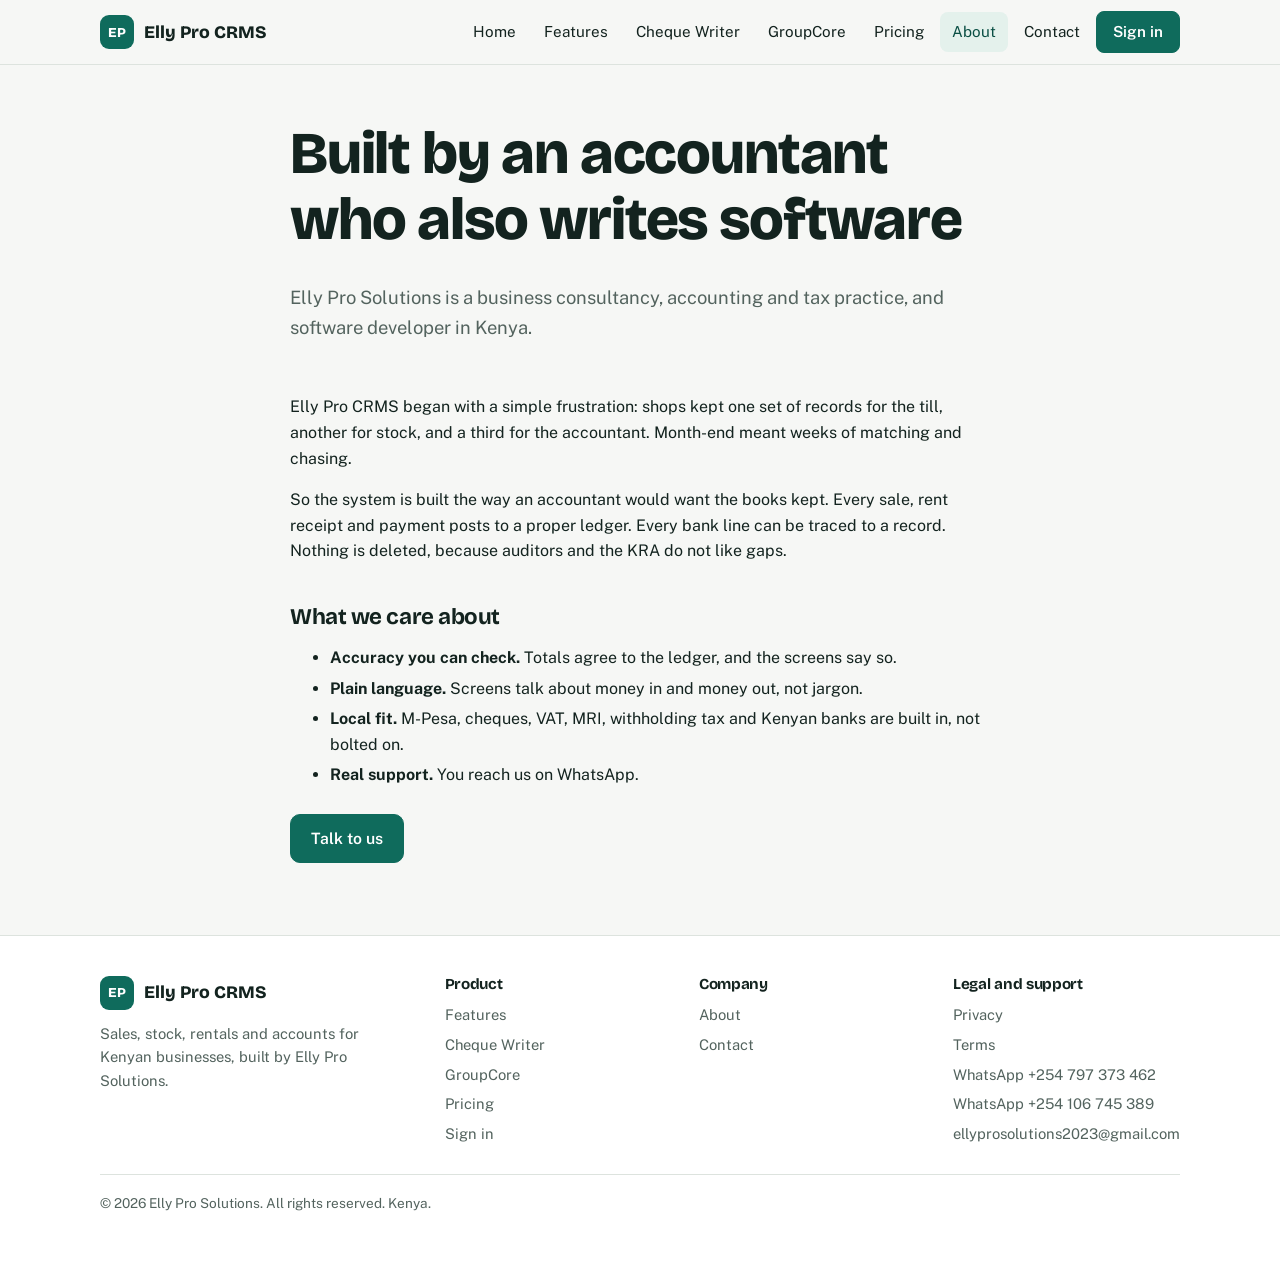
<file: about.html>
<!doctype html>
<html lang="en"><head><meta charset="utf-8"><meta name="viewport" content="width=device-width,initial-scale=1">
<title>About | Elly Pro CRMS</title><meta name="description" content="Elly Pro Solutions: accountants who build software for Kenyan businesses.">
<meta name="theme-color" content="#0F6B5C"><link rel="icon" href="../favicon.ico"><link rel="apple-touch-icon" href="../apple-touch-icon.png">
<link rel="preconnect" href="https://fonts.googleapis.com"><link rel="preconnect" href="https://fonts.gstatic.com" crossorigin>
<link href="https://fonts.googleapis.com/css2?family=Bricolage+Grotesque:opsz,wght@12..96,600;12..96,700;12..96,800&family=Public+Sans:wght@400;500;600&display=swap" rel="stylesheet">
<link rel="stylesheet" href="styles.css"></head><body>
<a class="skip" href="#main">Skip to content</a>
<header class="top"><div class="wrap bar"><a class="logo" href="index.html"><span class="mark">EP</span>Elly Pro CRMS</a>
<button class="menu" id="menu" aria-expanded="false" aria-controls="nav">Menu</button>
<nav class="main" id="nav" aria-label="Main"><a href="index.html">Home</a><a href="features.html">Features</a><a href="cheque-writer.html">Cheque Writer</a><a href="groupcore.html">GroupCore</a><a href="pricing.html">Pricing</a><a href="about.html" aria-current=page>About</a><a href="contact.html">Contact</a><a class="btn" href="../">Sign in</a></nav></div></header>
<main id="main">
<section class="page-head"><div class="wrap prose"><h1>Built by an accountant who also writes software</h1>
<p class="lead">Elly Pro Solutions is a business consultancy, accounting and tax practice, and software developer in Kenya.</p></div></section>
<section style="padding-top:10px"><div class="wrap prose">
<p>Elly Pro CRMS began with a simple frustration: shops kept one set of records for the till, another for stock, and a third for the accountant. Month-end meant weeks of matching and chasing.</p>
<p>So the system is built the way an accountant would want the books kept. Every sale, rent receipt and payment posts to a proper ledger. Every bank line can be traced to a record. Nothing is deleted, because auditors and the KRA do not like gaps.</p>
<h2>What we care about</h2>
<ul><li><b>Accuracy you can check.</b> Totals agree to the ledger, and the screens say so.</li><li><b>Plain language.</b> Screens talk about money in and money out, not jargon.</li><li><b>Local fit.</b> M-Pesa, cheques, VAT, MRI, withholding tax and Kenyan banks are built in, not bolted on.</li><li><b>Real support.</b> You reach us on WhatsApp.</li></ul>
<div class="cta"><a class="btn" href="contact.html">Talk to us</a></div></div></section></main>
<footer class="foot"><div class="wrap"><div class="fgrid">
<div><a class="logo" href="index.html" style="padding:0"><span class="mark">EP</span>Elly Pro CRMS</a><p style="margin-top:12px;max-width:34ch">Sales, stock, rentals and accounts for Kenyan businesses, built by Elly Pro Solutions.</p></div>
<div><h3>Product</h3><a href="features.html">Features</a><a href="cheque-writer.html">Cheque Writer</a><a href="groupcore.html">GroupCore</a><a href="pricing.html">Pricing</a><a href="../">Sign in</a></div>
<div><h3>Company</h3><a href="about.html">About</a><a href="contact.html">Contact</a></div>
<div><h3>Legal and support</h3><a href="privacy.html">Privacy</a><a href="terms.html">Terms</a><a href="https://wa.me/254797373462">WhatsApp +254 797 373 462</a><a href="https://wa.me/254106745389">WhatsApp +254 106 745 389</a><a href="mailto:ellyprosolutions2023@gmail.com">ellyprosolutions2023@gmail.com</a></div></div>
<p class="legal">&copy; <span id="y"></span> Elly Pro Solutions. All rights reserved. Kenya.</p></div></footer>
<script src="site.js"></script></body></html>
</file>
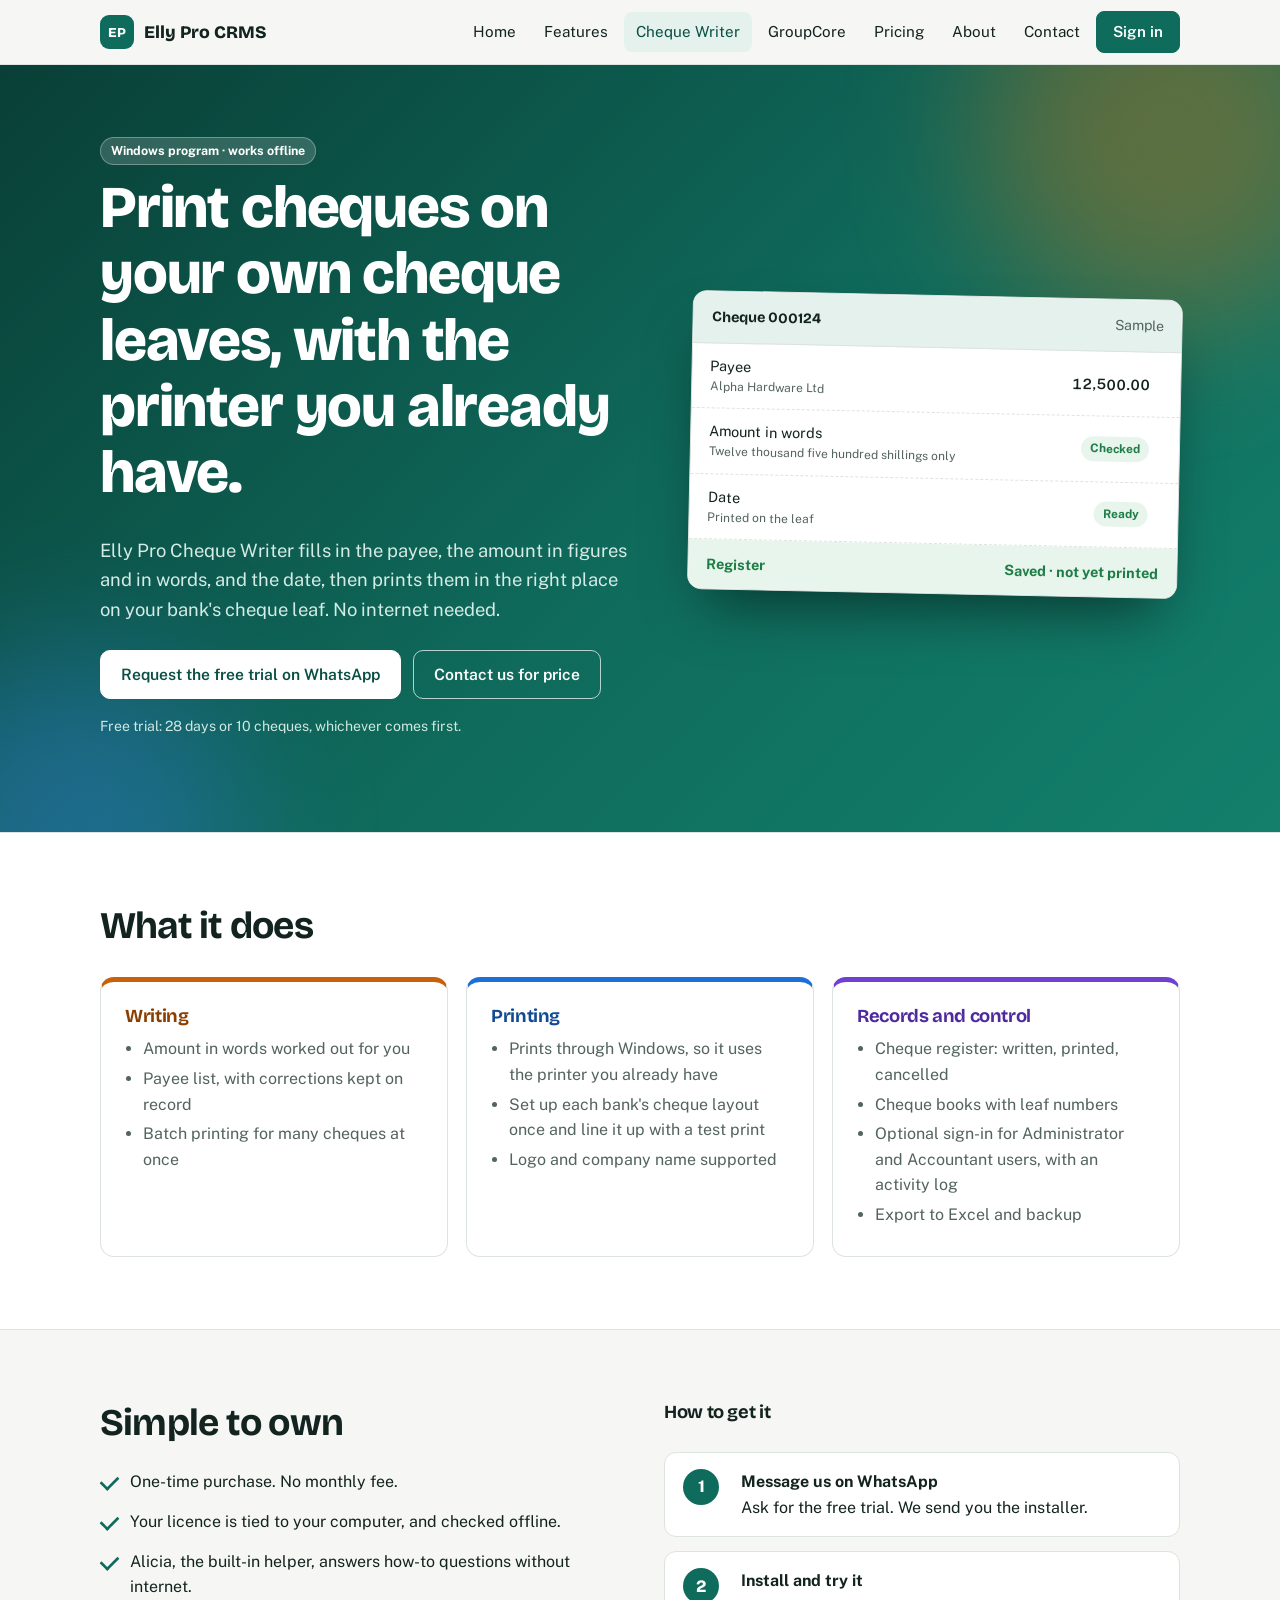
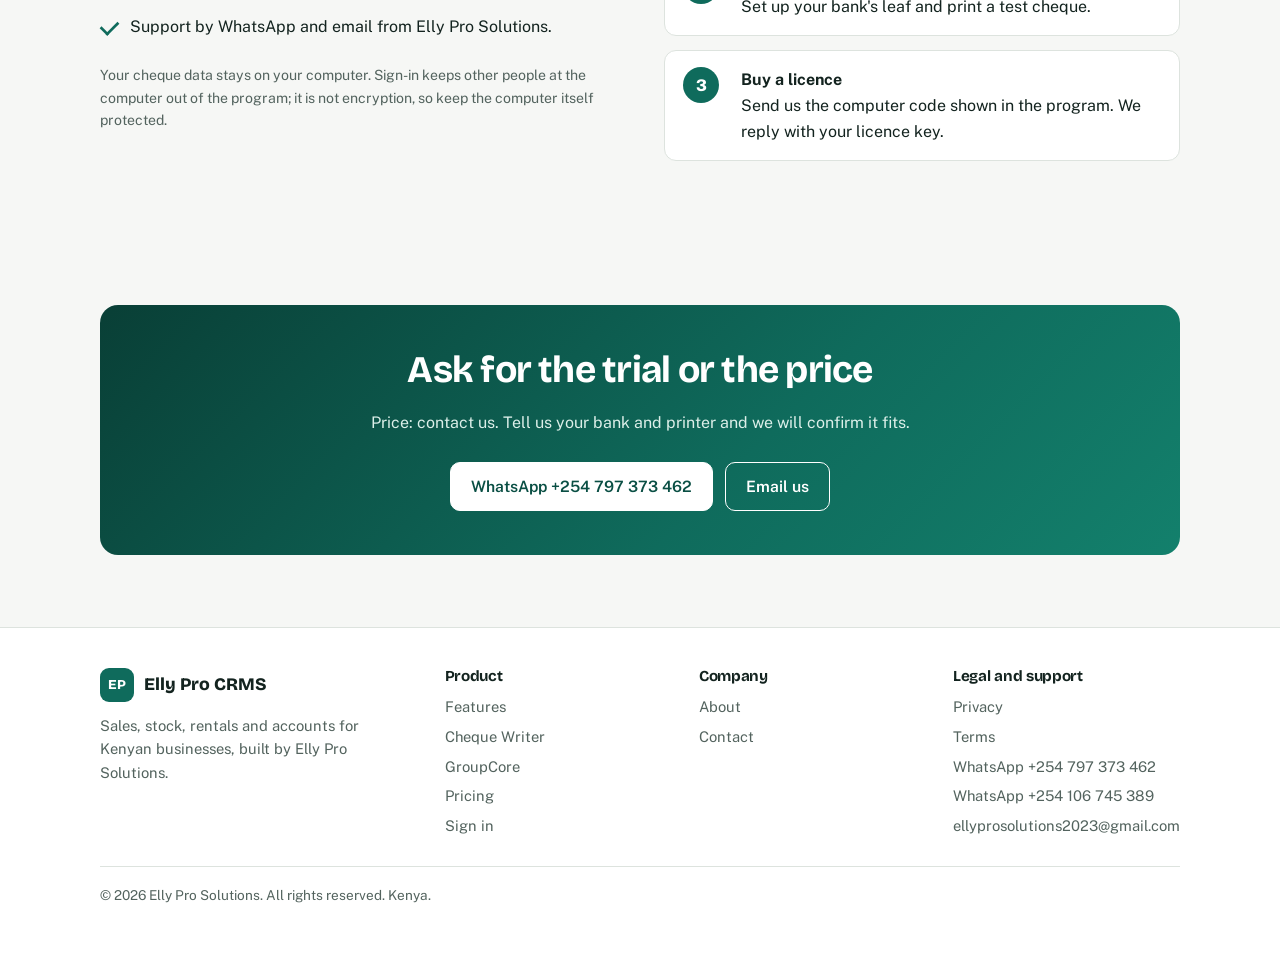
<file: cheque-writer.html>
<!doctype html>
<html lang="en"><head><meta charset="utf-8"><meta name="viewport" content="width=device-width,initial-scale=1">
<title>Elly Pro Cheque Writer | Print bank cheques on any printer, offline</title><meta name="description" content="Windows program that prints bank cheques on your own cheque leaves with any printer. Works offline, keeps a cheque register, one-time licence. By Elly Pro Solutions, Kenya.">
<meta name="theme-color" content="#0F6B5C"><link rel="icon" href="../favicon.ico"><link rel="apple-touch-icon" href="../apple-touch-icon.png">
<link rel="preconnect" href="https://fonts.googleapis.com"><link rel="preconnect" href="https://fonts.gstatic.com" crossorigin>
<link href="https://fonts.googleapis.com/css2?family=Bricolage+Grotesque:opsz,wght@12..96,600;12..96,700;12..96,800&family=Public+Sans:wght@400;500;600&display=swap" rel="stylesheet">
<link rel="stylesheet" href="styles.css"></head><body>
<a class="skip" href="#main">Skip to content</a>
<header class="top"><div class="wrap bar"><a class="logo" href="index.html"><span class="mark">EP</span>Elly Pro CRMS</a>
<button class="menu" id="menu" aria-expanded="false" aria-controls="nav">Menu</button>
<nav class="main" id="nav" aria-label="Main"><a href="index.html">Home</a><a href="features.html">Features</a><a href="cheque-writer.html" aria-current=page>Cheque Writer</a><a href="groupcore.html">GroupCore</a><a href="pricing.html">Pricing</a><a href="about.html">About</a><a href="contact.html">Contact</a><a class="btn" href="../">Sign in</a></nav></div></header>
<main id="main">
<section class="hero"><div class="wrap hero-grid"><div>
<span class="tag">Windows program &middot; works offline</span>
<h1>Print cheques on your own cheque leaves, with the printer you already have.</h1>
<p class="lead">Elly Pro Cheque Writer fills in the payee, the amount in figures and in words, and the date, then prints them in the right place on your bank's cheque leaf. No internet needed.</p>
<div class="cta"><a class="btn" href="https://wa.me/254797373462?text=Hello%20Elly%20Pro%20Solutions%2C%20I%20would%20like%20the%20free%20trial%20of%20Elly%20Pro%20Cheque%20Writer.%20My%20name%20is%20" target="_blank" rel="noopener">Request the free trial on WhatsApp</a><a class="btn alt" href="https://wa.me/254797373462?text=Hello%20Elly%20Pro%20Solutions%2C%20please%20send%20me%20the%20price%20of%20Elly%20Pro%20Cheque%20Writer.%20My%20name%20is%20" target="_blank" rel="noopener">Contact us for price</a></div>
<p class="small" style="margin-top:16px">Free trial: 28 days or 10 cheques, whichever comes first.</p></div>
<div><div class="ledger" role="img" aria-label="Sample cheque entry with the amount written in words">
<div class="hd"><b>Cheque 000124</b><span class="small">Sample</span></div>
<div class="row"><div>Payee<small>Alpha Hardware Ltd</small></div><span class="n">12,500.00</span></div>
<div class="row"><div>Amount in words<small>Twelve thousand five hundred shillings only</small></div><span class="pill p-ok">Checked</span></div>
<div class="row"><div>Date<small>Printed on the leaf</small></div><span class="pill p-ok">Ready</span></div>
<div class="ft"><span>Register</span><span>Saved &middot; not yet printed</span></div></div></div></div></section>

<section class="tint"><div class="wrap"><h2>What it does</h2>
<div class="cards">
<div class="card k1"><h3>Writing</h3><ul><li>Amount in words worked out for you</li><li>Payee list, with corrections kept on record</li><li>Batch printing for many cheques at once</li></ul></div>
<div class="card k2"><h3>Printing</h3><ul><li>Prints through Windows, so it uses the printer you already have</li><li>Set up each bank's cheque layout once and line it up with a test print</li><li>Logo and company name supported</li></ul></div>
<div class="card k3"><h3>Records and control</h3><ul><li>Cheque register: written, printed, cancelled</li><li>Cheque books with leaf numbers</li><li>Optional sign-in for Administrator and Accountant users, with an activity log</li><li>Export to Excel and backup</li></ul></div></div></div></section>

<section><div class="wrap split"><div>
<h2>Simple to own</h2>
<ul class="checks">
<li>One-time purchase. No monthly fee.</li>
<li>Your licence is tied to your computer, and checked offline.</li>
<li>Alicia, the built-in helper, answers how-to questions without internet.</li>
<li>Support by WhatsApp and email from Elly Pro Solutions.</li></ul>
<p class="small" style="margin-top:18px">Your cheque data stays on your computer. Sign-in keeps other people at the computer out of the program; it is not encryption, so keep the computer itself protected.</p></div>
<div><h3>How to get it</h3>
<ol class="steps">
<li><div><b>Message us on WhatsApp</b>Ask for the free trial. We send you the installer.</div></li>
<li><div><b>Install and try it</b>Set up your bank's leaf and print a test cheque.</div></li>
<li><div><b>Buy a licence</b>Send us the computer code shown in the program. We reply with your licence key.</div></li></ol></div></div></section>

<section><div class="wrap"><div class="band"><h2>Ask for the trial or the price</h2>
<p>Price: contact us. Tell us your bank and printer and we will confirm it fits.</p>
<div class="cta" style="justify-content:center"><a class="btn" href="https://wa.me/254797373462?text=Hello%20Elly%20Pro%20Solutions%2C%20please%20send%20me%20the%20price%20of%20Elly%20Pro%20Cheque%20Writer.%20My%20name%20is%20" target="_blank" rel="noopener">WhatsApp +254 797 373 462</a><a class="btn alt" href="mailto:ellyprosolutions2023@gmail.com?subject=Elly%20Pro%20Cheque%20Writer">Email us</a></div></div></div></section>
</main>
<footer class="foot"><div class="wrap"><div class="fgrid">
<div><a class="logo" href="index.html" style="padding:0"><span class="mark">EP</span>Elly Pro CRMS</a><p style="margin-top:12px;max-width:34ch">Sales, stock, rentals and accounts for Kenyan businesses, built by Elly Pro Solutions.</p></div>
<div><h3>Product</h3><a href="features.html">Features</a><a href="cheque-writer.html">Cheque Writer</a><a href="groupcore.html">GroupCore</a><a href="pricing.html">Pricing</a><a href="../">Sign in</a></div>
<div><h3>Company</h3><a href="about.html">About</a><a href="contact.html">Contact</a></div>
<div><h3>Legal and support</h3><a href="privacy.html">Privacy</a><a href="terms.html">Terms</a><a href="https://wa.me/254797373462">WhatsApp +254 797 373 462</a><a href="https://wa.me/254106745389">WhatsApp +254 106 745 389</a><a href="mailto:ellyprosolutions2023@gmail.com">ellyprosolutions2023@gmail.com</a></div></div>
<p class="legal">&copy; <span id="y"></span> Elly Pro Solutions. All rights reserved. Kenya.</p></div></footer>
<script src="site.js"></script></body></html>
</file>
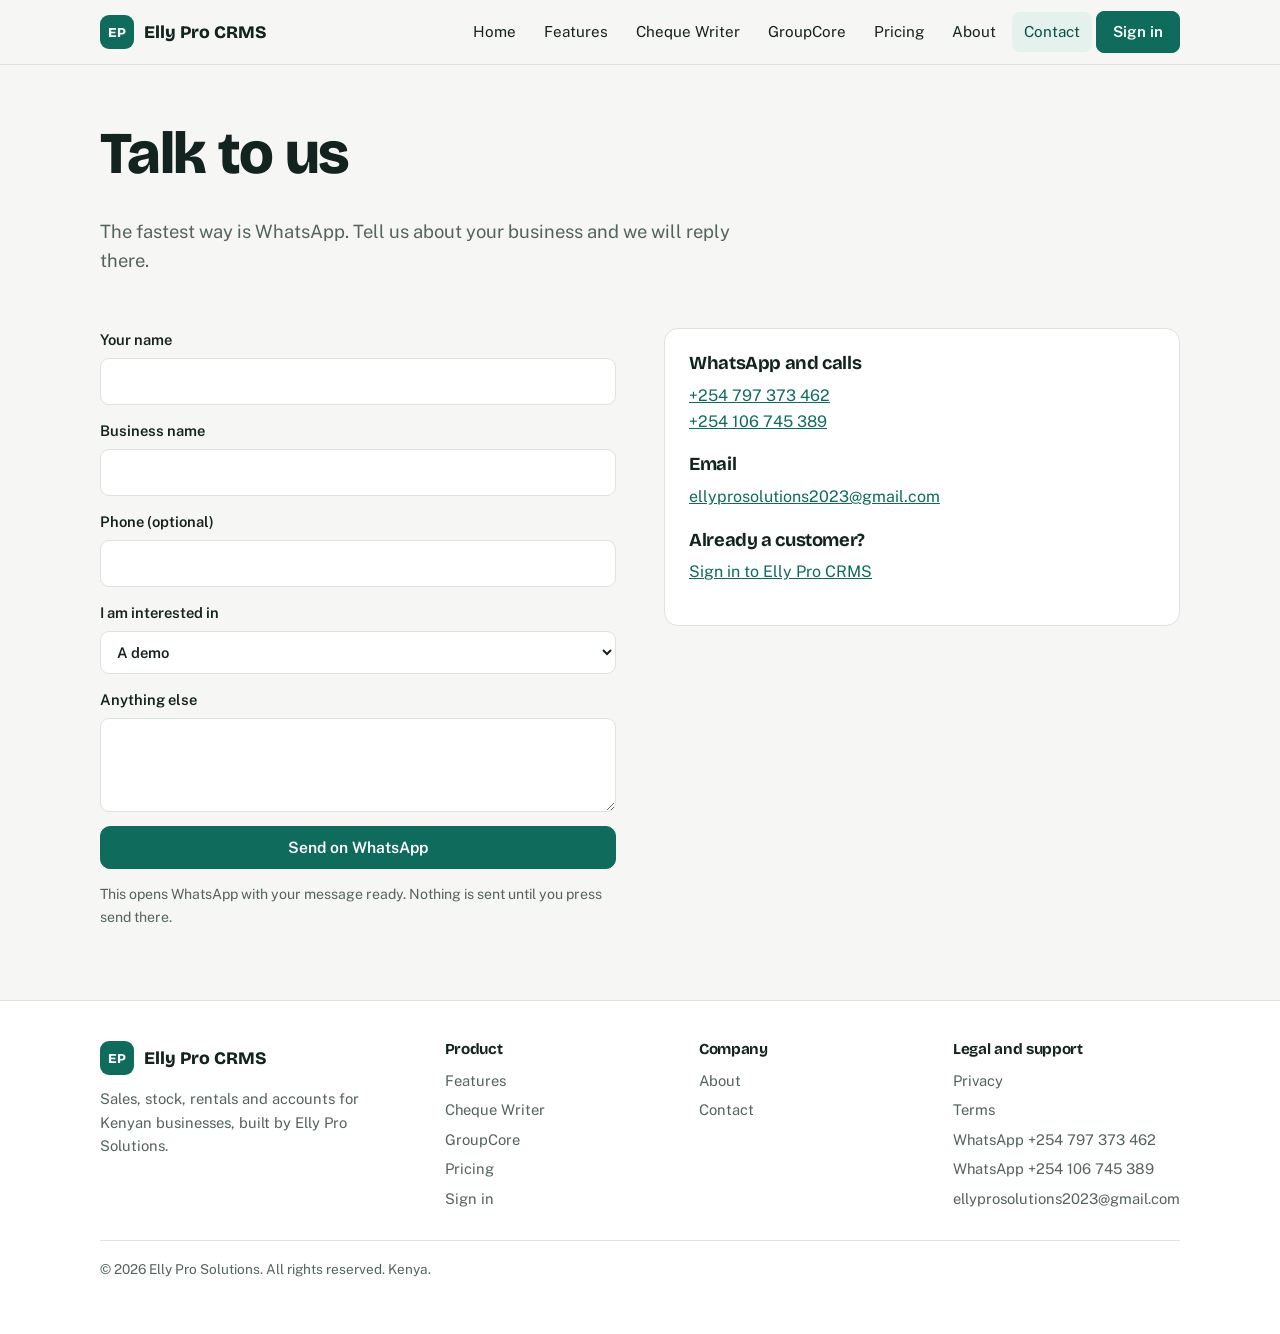
<file: contact.html>
<!doctype html>
<html lang="en"><head><meta charset="utf-8"><meta name="viewport" content="width=device-width,initial-scale=1">
<title>Contact | Elly Pro CRMS</title><meta name="description" content="Contact Elly Pro Solutions on WhatsApp for a demo or quote.">
<meta name="theme-color" content="#0F6B5C"><link rel="icon" href="../favicon.ico"><link rel="apple-touch-icon" href="../apple-touch-icon.png">
<link rel="preconnect" href="https://fonts.googleapis.com"><link rel="preconnect" href="https://fonts.gstatic.com" crossorigin>
<link href="https://fonts.googleapis.com/css2?family=Bricolage+Grotesque:opsz,wght@12..96,600;12..96,700;12..96,800&family=Public+Sans:wght@400;500;600&display=swap" rel="stylesheet">
<link rel="stylesheet" href="styles.css"></head><body>
<a class="skip" href="#main">Skip to content</a>
<header class="top"><div class="wrap bar"><a class="logo" href="index.html"><span class="mark">EP</span>Elly Pro CRMS</a>
<button class="menu" id="menu" aria-expanded="false" aria-controls="nav">Menu</button>
<nav class="main" id="nav" aria-label="Main"><a href="index.html">Home</a><a href="features.html">Features</a><a href="cheque-writer.html">Cheque Writer</a><a href="groupcore.html">GroupCore</a><a href="pricing.html">Pricing</a><a href="about.html">About</a><a href="contact.html" aria-current=page>Contact</a><a class="btn" href="../">Sign in</a></nav></div></header>
<main id="main">
<section class="page-head"><div class="wrap"><h1>Talk to us</h1><p class="lead">The fastest way is WhatsApp. Tell us about your business and we will reply there.</p></div></section>
<section style="padding-top:10px"><div class="wrap split"><div>
<form class="f" id="wa-form"><label>Your name<input name="name" required autocomplete="name"></label>
<label>Business name<input name="biz" autocomplete="organization"></label>
<label>Phone (optional)<input name="phone" type="tel" autocomplete="tel"></label>
<label>I am interested in<select name="need"><option>A demo</option><option>A price quote</option><option>Sales and stock</option><option>Rentals</option><option>Accounting</option><option>Support for my account</option></select></label>
<label>Anything else<textarea name="msg" rows="3"></textarea></label>
<button class="btn" type="submit">Send on WhatsApp</button>
<span class="small">This opens WhatsApp with your message ready. Nothing is sent until you press send there.</span></form></div>
<div class="card"><h3>WhatsApp and calls</h3><p><a href="https://wa.me/254797373462">+254 797 373 462</a><br><a href="https://wa.me/254106745389">+254 106 745 389</a></p><h3 style="margin-top:20px">Email</h3><p><a href="mailto:ellyprosolutions2023@gmail.com">ellyprosolutions2023@gmail.com</a></p>
<h3 style="margin-top:20px">Already a customer?</h3><p><a href="../">Sign in to Elly Pro CRMS</a></p></div></div></section></main>
<footer class="foot"><div class="wrap"><div class="fgrid">
<div><a class="logo" href="index.html" style="padding:0"><span class="mark">EP</span>Elly Pro CRMS</a><p style="margin-top:12px;max-width:34ch">Sales, stock, rentals and accounts for Kenyan businesses, built by Elly Pro Solutions.</p></div>
<div><h3>Product</h3><a href="features.html">Features</a><a href="cheque-writer.html">Cheque Writer</a><a href="groupcore.html">GroupCore</a><a href="pricing.html">Pricing</a><a href="../">Sign in</a></div>
<div><h3>Company</h3><a href="about.html">About</a><a href="contact.html">Contact</a></div>
<div><h3>Legal and support</h3><a href="privacy.html">Privacy</a><a href="terms.html">Terms</a><a href="https://wa.me/254797373462">WhatsApp +254 797 373 462</a><a href="https://wa.me/254106745389">WhatsApp +254 106 745 389</a><a href="mailto:ellyprosolutions2023@gmail.com">ellyprosolutions2023@gmail.com</a></div></div>
<p class="legal">&copy; <span id="y"></span> Elly Pro Solutions. All rights reserved. Kenya.</p></div></footer>
<script src="site.js"></script></body></html>
</file>
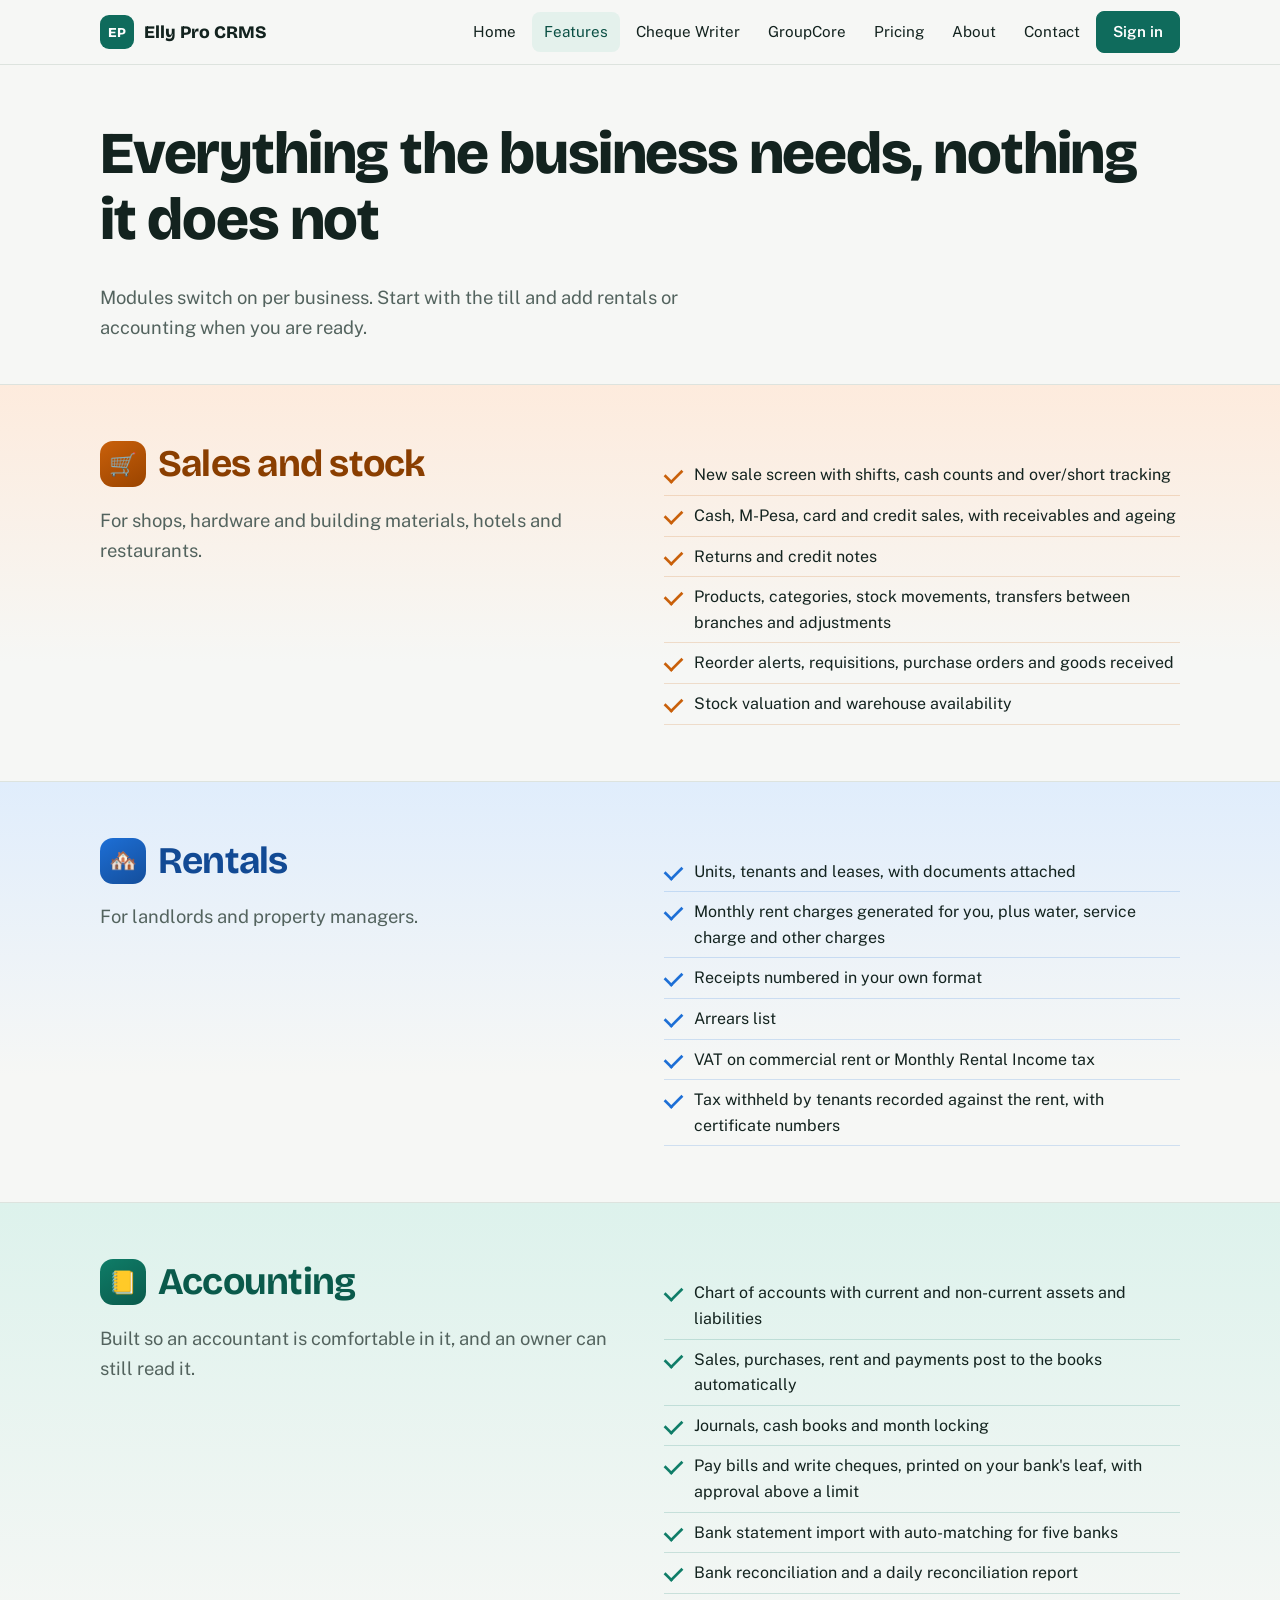
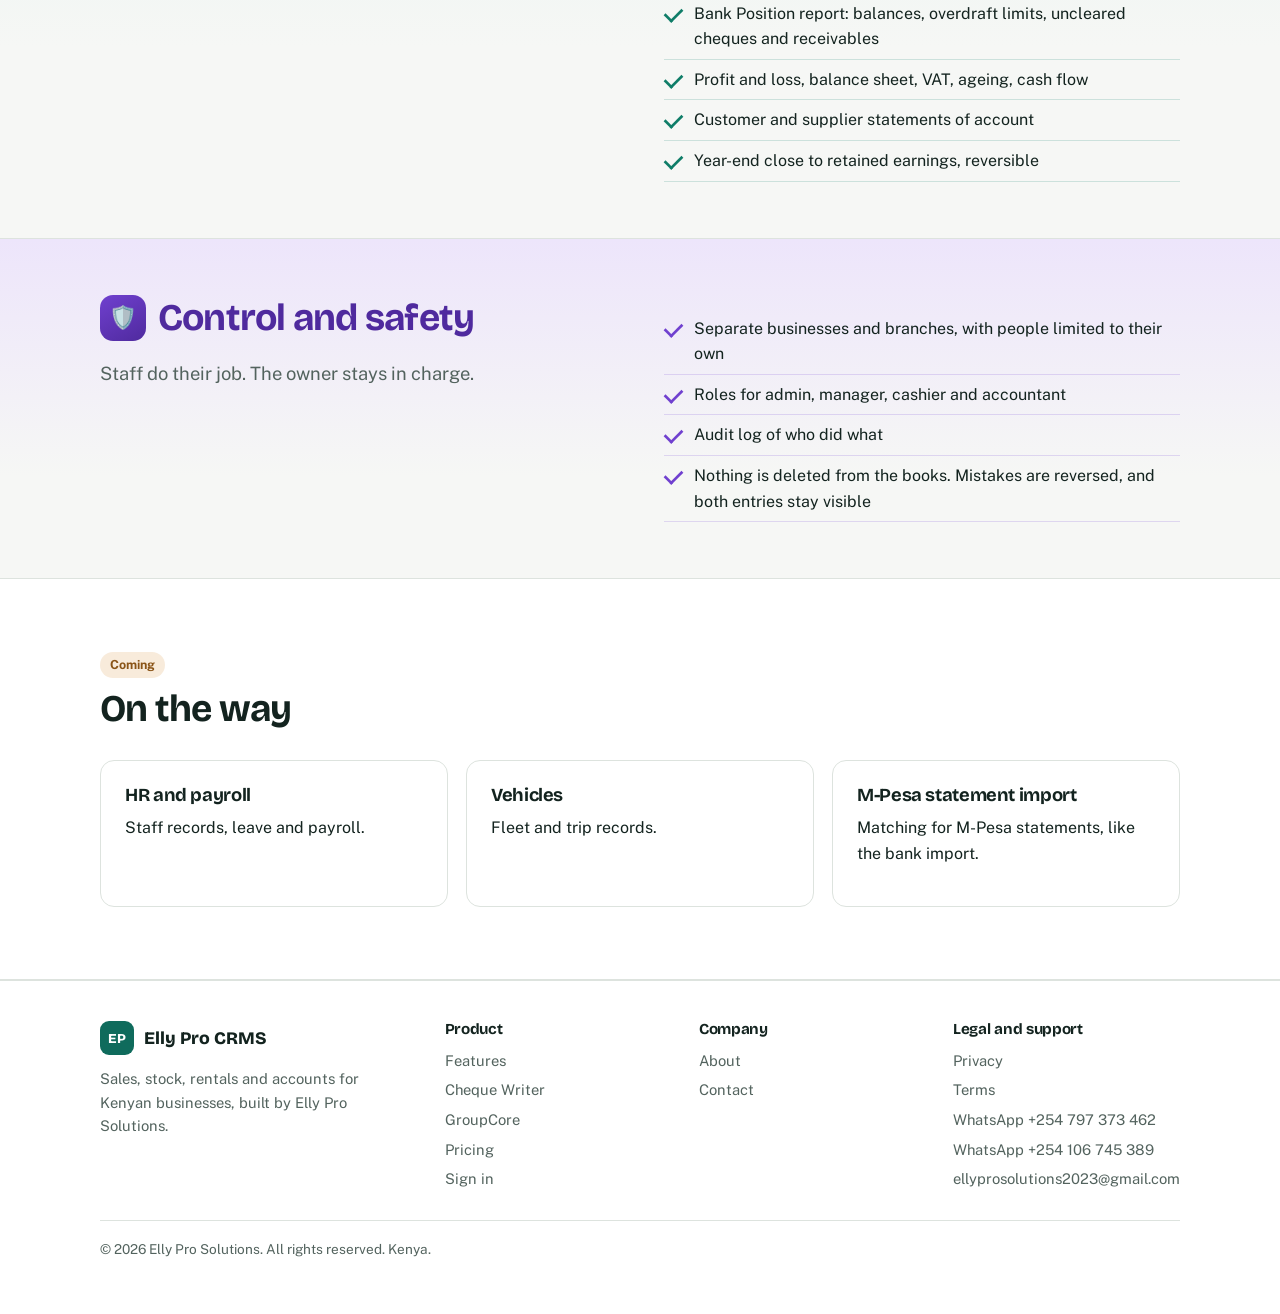
<file: features.html>
<!doctype html>
<html lang="en"><head><meta charset="utf-8"><meta name="viewport" content="width=device-width,initial-scale=1">
<title>Features | Elly Pro CRMS</title><meta name="description" content="Sales and stock, rentals, accounting and control in one system for Kenyan businesses.">
<meta name="theme-color" content="#0F6B5C"><link rel="icon" href="../favicon.ico"><link rel="apple-touch-icon" href="../apple-touch-icon.png">
<link rel="preconnect" href="https://fonts.googleapis.com"><link rel="preconnect" href="https://fonts.gstatic.com" crossorigin>
<link href="https://fonts.googleapis.com/css2?family=Bricolage+Grotesque:opsz,wght@12..96,600;12..96,700;12..96,800&family=Public+Sans:wght@400;500;600&display=swap" rel="stylesheet">
<link rel="stylesheet" href="styles.css"></head><body>
<a class="skip" href="#main">Skip to content</a>
<header class="top"><div class="wrap bar"><a class="logo" href="index.html"><span class="mark">EP</span>Elly Pro CRMS</a>
<button class="menu" id="menu" aria-expanded="false" aria-controls="nav">Menu</button>
<nav class="main" id="nav" aria-label="Main"><a href="index.html">Home</a><a href="features.html" aria-current=page>Features</a><a href="cheque-writer.html">Cheque Writer</a><a href="groupcore.html">GroupCore</a><a href="pricing.html">Pricing</a><a href="about.html">About</a><a href="contact.html">Contact</a><a class="btn" href="../">Sign in</a></nav></div></header>
<main id="main">
<section class="page-head"><div class="wrap"><h1>Everything the business needs, nothing it does not</h1>
<p class="lead">Modules switch on per business. Start with the till and add rentals or accounting when you are ready.</p></div></section>
<section style="padding:0"><div>
<div class="fx t-sales" id="sales"><div class="wrap split"><div><h2><span class="ico">🛒</span>Sales and stock</h2><p class="lead">For shops, hardware and building materials, hotels and restaurants.</p></div>
<ul class="checks"><li>New sale screen with shifts, cash counts and over/short tracking</li><li>Cash, M-Pesa, card and credit sales, with receivables and ageing</li><li>Returns and credit notes</li><li>Products, categories, stock movements, transfers between branches and adjustments</li><li>Reorder alerts, requisitions, purchase orders and goods received</li><li>Stock valuation and warehouse availability</li></ul></div></div>
<div class="fx t-rent" id="rentals"><div class="wrap split"><div><h2><span class="ico">🏘️</span>Rentals</h2><p class="lead">For landlords and property managers.</p></div>
<ul class="checks"><li>Units, tenants and leases, with documents attached</li><li>Monthly rent charges generated for you, plus water, service charge and other charges</li><li>Receipts numbered in your own format</li><li>Arrears list</li><li>VAT on commercial rent or Monthly Rental Income tax</li><li>Tax withheld by tenants recorded against the rent, with certificate numbers</li></ul></div></div>
<div class="fx t-acc" id="accounting"><div class="wrap split"><div><h2><span class="ico">📒</span>Accounting</h2><p class="lead">Built so an accountant is comfortable in it, and an owner can still read it.</p></div>
<ul class="checks"><li>Chart of accounts with current and non-current assets and liabilities</li><li>Sales, purchases, rent and payments post to the books automatically</li><li>Journals, cash books and month locking</li><li>Pay bills and write cheques, printed on your bank's leaf, with approval above a limit</li><li>Bank statement import with auto-matching for five banks</li><li>Bank reconciliation and a daily reconciliation report</li><li>Bank Position report: balances, overdraft limits, uncleared cheques and receivables</li><li>Profit and loss, balance sheet, VAT, ageing, cash flow</li><li>Customer and supplier statements of account</li><li>Year-end close to retained earnings, reversible</li></ul></div></div>
<div class="fx t-ctl" id="control"><div class="wrap split"><div><h2><span class="ico">🛡️</span>Control and safety</h2><p class="lead">Staff do their job. The owner stays in charge.</p></div>
<ul class="checks"><li>Separate businesses and branches, with people limited to their own</li><li>Roles for admin, manager, cashier and accountant</li><li>Audit log of who did what</li><li>Nothing is deleted from the books. Mistakes are reversed, and both entries stay visible</li></ul></div></div>
</div></section>
<section class="tint"><div class="wrap"><span class="tag">Coming</span><h2>On the way</h2><div class="cards"><div class="card"><h3>HR and payroll</h3><p>Staff records, leave and payroll.</p></div><div class="card"><h3>Vehicles</h3><p>Fleet and trip records.</p></div><div class="card"><h3>M-Pesa statement import</h3><p>Matching for M-Pesa statements, like the bank import.</p></div></div></div></section></main>
<footer class="foot"><div class="wrap"><div class="fgrid">
<div><a class="logo" href="index.html" style="padding:0"><span class="mark">EP</span>Elly Pro CRMS</a><p style="margin-top:12px;max-width:34ch">Sales, stock, rentals and accounts for Kenyan businesses, built by Elly Pro Solutions.</p></div>
<div><h3>Product</h3><a href="features.html">Features</a><a href="cheque-writer.html">Cheque Writer</a><a href="groupcore.html">GroupCore</a><a href="pricing.html">Pricing</a><a href="../">Sign in</a></div>
<div><h3>Company</h3><a href="about.html">About</a><a href="contact.html">Contact</a></div>
<div><h3>Legal and support</h3><a href="privacy.html">Privacy</a><a href="terms.html">Terms</a><a href="https://wa.me/254797373462">WhatsApp +254 797 373 462</a><a href="https://wa.me/254106745389">WhatsApp +254 106 745 389</a><a href="mailto:ellyprosolutions2023@gmail.com">ellyprosolutions2023@gmail.com</a></div></div>
<p class="legal">&copy; <span id="y"></span> Elly Pro Solutions. All rights reserved. Kenya.</p></div></footer>
<script src="site.js"></script></body></html>
</file>
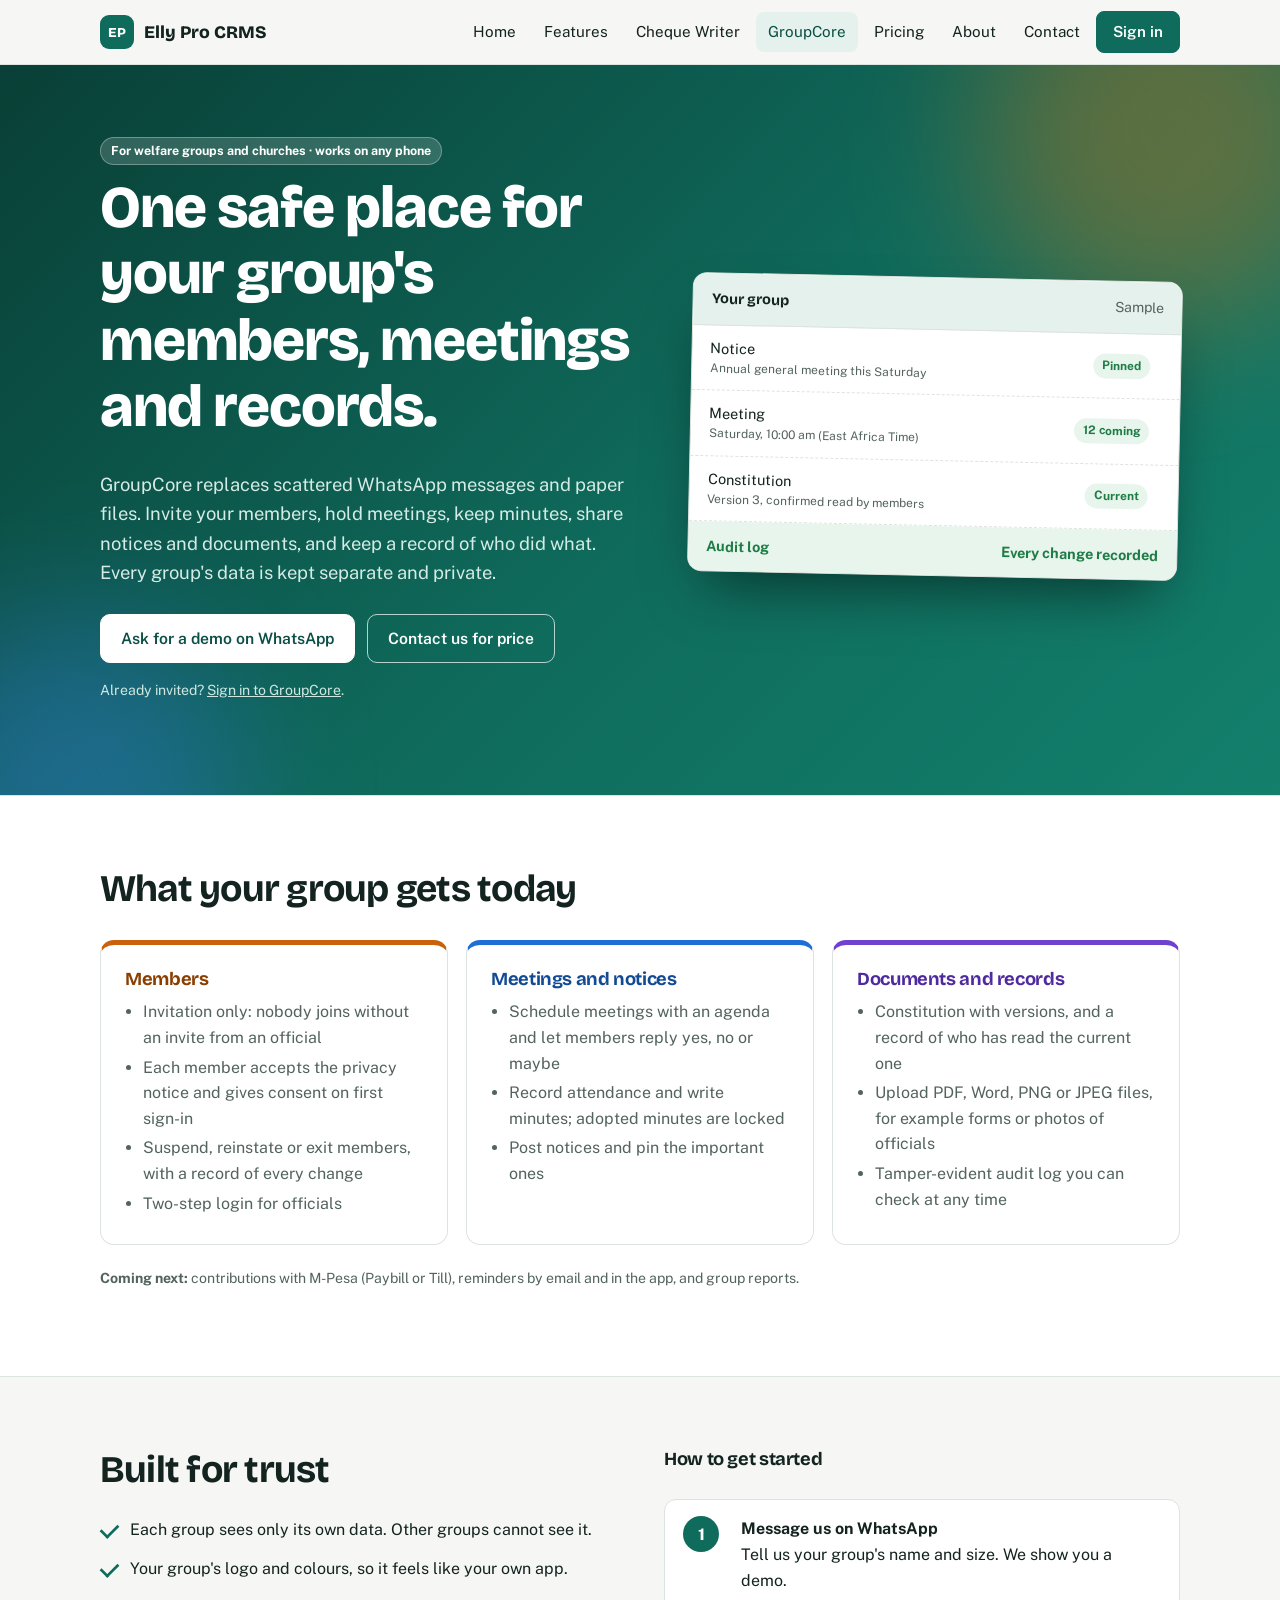
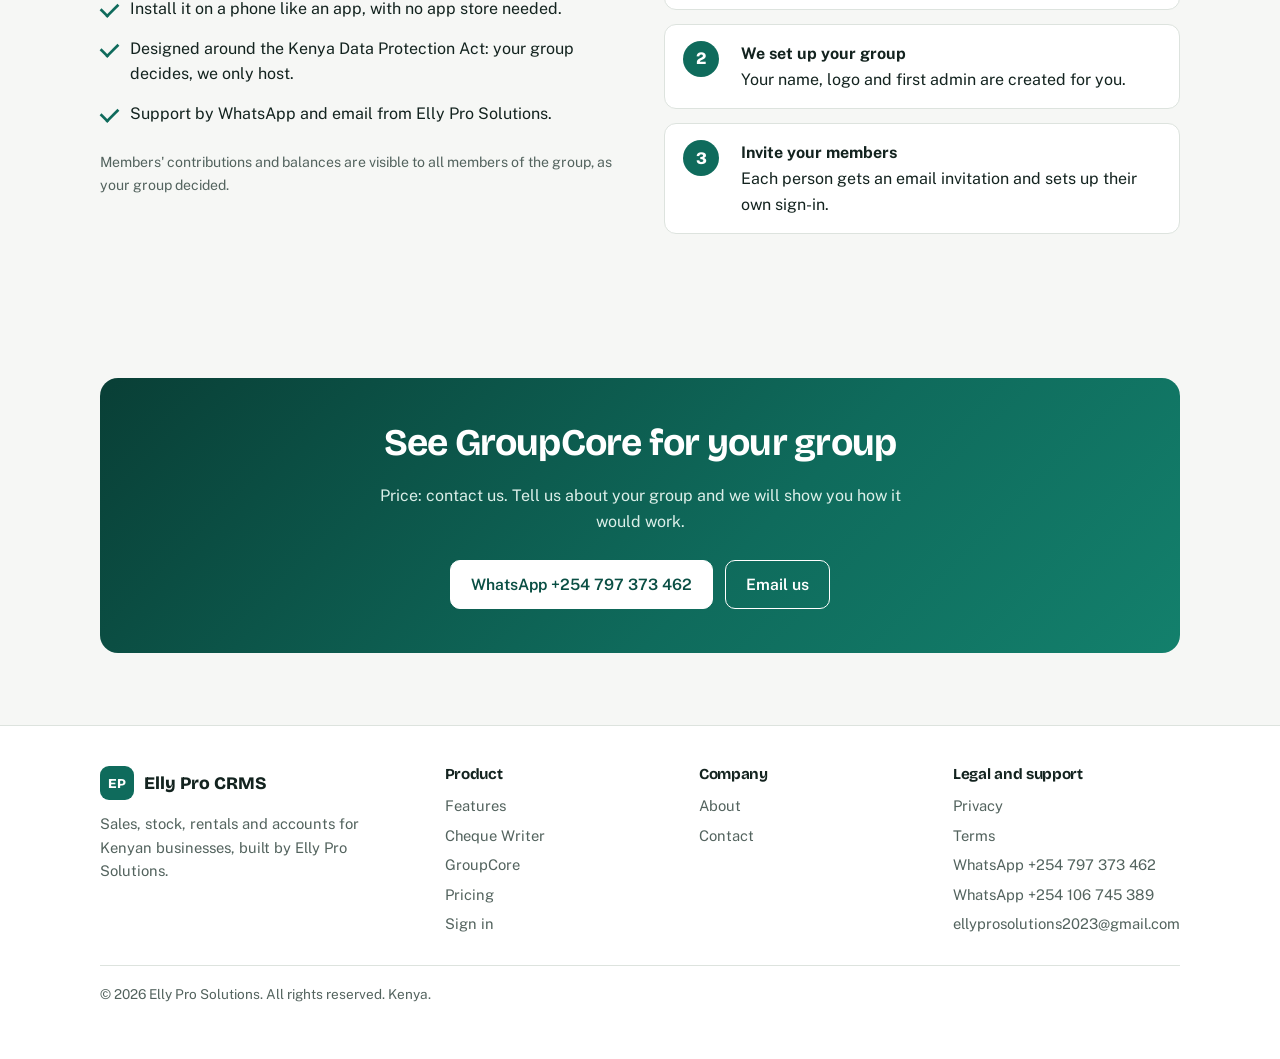
<file: groupcore.html>
<!doctype html>
<html lang="en"><head><meta charset="utf-8"><meta name="viewport" content="width=device-width,initial-scale=1">
<title>GroupCore | Private app for welfare groups and churches</title><meta name="description" content="GroupCore keeps your welfare group or church organised: invited members, meetings and minutes, notices, documents and an audit trail. Installable on any phone. By Elly Pro Solutions, Kenya.">
<meta name="theme-color" content="#0F6B5C"><link rel="icon" href="../favicon.ico"><link rel="apple-touch-icon" href="../apple-touch-icon.png">
<link rel="preconnect" href="https://fonts.googleapis.com"><link rel="preconnect" href="https://fonts.gstatic.com" crossorigin>
<link href="https://fonts.googleapis.com/css2?family=Bricolage+Grotesque:opsz,wght@12..96,600;12..96,700;12..96,800&family=Public+Sans:wght@400;500;600&display=swap" rel="stylesheet">
<link rel="stylesheet" href="styles.css"></head><body>
<a class="skip" href="#main">Skip to content</a>
<header class="top"><div class="wrap bar"><a class="logo" href="index.html"><span class="mark">EP</span>Elly Pro CRMS</a>
<button class="menu" id="menu" aria-expanded="false" aria-controls="nav">Menu</button>
<nav class="main" id="nav" aria-label="Main"><a href="index.html">Home</a><a href="features.html">Features</a><a href="cheque-writer.html">Cheque Writer</a><a href="groupcore.html" aria-current=page>GroupCore</a><a href="pricing.html">Pricing</a><a href="about.html">About</a><a href="contact.html">Contact</a><a class="btn" href="../">Sign in</a></nav></div></header>
<main id="main">
<section class="hero"><div class="wrap hero-grid"><div>
<span class="tag">For welfare groups and churches &middot; works on any phone</span>
<h1>One safe place for your group's members, meetings and records.</h1>
<p class="lead">GroupCore replaces scattered WhatsApp messages and paper files. Invite your members, hold meetings, keep minutes, share notices and documents, and keep a record of who did what. Every group's data is kept separate and private.</p>
<div class="cta"><a class="btn" href="https://wa.me/254797373462?text=Hello%20Elly%20Pro%20Solutions%2C%20I%20would%20like%20to%20see%20GroupCore%20for%20our%20group.%20Our%20group%20is%20called%20" target="_blank" rel="noopener">Ask for a demo on WhatsApp</a><a class="btn alt" href="https://wa.me/254797373462?text=Hello%20Elly%20Pro%20Solutions%2C%20please%20send%20me%20the%20price%20of%20GroupCore.%20Our%20group%20is%20called%20" target="_blank" rel="noopener">Contact us for price</a></div>
<p class="small" style="margin-top:16px">Already invited? <a href="https://groupcore.vercel.app" target="_blank" rel="noopener">Sign in to GroupCore</a>.</p></div>
<div><div class="ledger" role="img" aria-label="Sample notice and meeting from a group in GroupCore">
<div class="hd"><b>Your group</b><span class="small">Sample</span></div>
<div class="row"><div>Notice<small>Annual general meeting this Saturday</small></div><span class="pill p-ok">Pinned</span></div>
<div class="row"><div>Meeting<small>Saturday, 10:00 am (East Africa Time)</small></div><span class="pill p-ok">12 coming</span></div>
<div class="row"><div>Constitution<small>Version 3, confirmed read by members</small></div><span class="pill p-ok">Current</span></div>
<div class="ft"><span>Audit log</span><span>Every change recorded</span></div></div></div></div></section>

<section class="tint"><div class="wrap"><h2>What your group gets today</h2>
<div class="cards">
<div class="card k1"><h3>Members</h3><ul><li>Invitation only: nobody joins without an invite from an official</li><li>Each member accepts the privacy notice and gives consent on first sign-in</li><li>Suspend, reinstate or exit members, with a record of every change</li><li>Two-step login for officials</li></ul></div>
<div class="card k2"><h3>Meetings and notices</h3><ul><li>Schedule meetings with an agenda and let members reply yes, no or maybe</li><li>Record attendance and write minutes; adopted minutes are locked</li><li>Post notices and pin the important ones</li></ul></div>
<div class="card k3"><h3>Documents and records</h3><ul><li>Constitution with versions, and a record of who has read the current one</li><li>Upload PDF, Word, PNG or JPEG files, for example forms or photos of officials</li><li>Tamper-evident audit log you can check at any time</li></ul></div></div>
<p class="small" style="margin-top:22px"><b>Coming next:</b> contributions with M-Pesa (Paybill or Till), reminders by email and in the app, and group reports.</p></div></section>

<section><div class="wrap split"><div>
<h2>Built for trust</h2>
<ul class="checks">
<li>Each group sees only its own data. Other groups cannot see it.</li>
<li>Your group's logo and colours, so it feels like your own app.</li>
<li>Install it on a phone like an app, with no app store needed.</li>
<li>Designed around the Kenya Data Protection Act: your group decides, we only host.</li>
<li>Support by WhatsApp and email from Elly Pro Solutions.</li></ul>
<p class="small" style="margin-top:18px">Members' contributions and balances are visible to all members of the group, as your group decided.</p></div>
<div><h3>How to get started</h3>
<ol class="steps">
<li><div><b>Message us on WhatsApp</b>Tell us your group's name and size. We show you a demo.</div></li>
<li><div><b>We set up your group</b>Your name, logo and first admin are created for you.</div></li>
<li><div><b>Invite your members</b>Each person gets an email invitation and sets up their own sign-in.</div></li></ol></div></div></section>

<section><div class="wrap"><div class="band"><h2>See GroupCore for your group</h2>
<p>Price: contact us. Tell us about your group and we will show you how it would work.</p>
<div class="cta" style="justify-content:center"><a class="btn" href="https://wa.me/254797373462?text=Hello%20Elly%20Pro%20Solutions%2C%20please%20send%20me%20the%20price%20of%20GroupCore.%20Our%20group%20is%20called%20" target="_blank" rel="noopener">WhatsApp +254 797 373 462</a><a class="btn alt" href="mailto:ellyprosolutions2023@gmail.com?subject=GroupCore">Email us</a></div></div></div></section>
</main>
<footer class="foot"><div class="wrap"><div class="fgrid">
<div><a class="logo" href="index.html" style="padding:0"><span class="mark">EP</span>Elly Pro CRMS</a><p style="margin-top:12px;max-width:34ch">Sales, stock, rentals and accounts for Kenyan businesses, built by Elly Pro Solutions.</p></div>
<div><h3>Product</h3><a href="features.html">Features</a><a href="cheque-writer.html">Cheque Writer</a><a href="groupcore.html">GroupCore</a><a href="pricing.html">Pricing</a><a href="../">Sign in</a></div>
<div><h3>Company</h3><a href="about.html">About</a><a href="contact.html">Contact</a></div>
<div><h3>Legal and support</h3><a href="privacy.html">Privacy</a><a href="terms.html">Terms</a><a href="https://wa.me/254797373462">WhatsApp +254 797 373 462</a><a href="https://wa.me/254106745389">WhatsApp +254 106 745 389</a><a href="mailto:ellyprosolutions2023@gmail.com">ellyprosolutions2023@gmail.com</a></div></div>
<p class="legal">&copy; <span id="y"></span> Elly Pro Solutions. All rights reserved. Kenya.</p></div></footer>
<script src="site.js"></script></body></html>
</file>
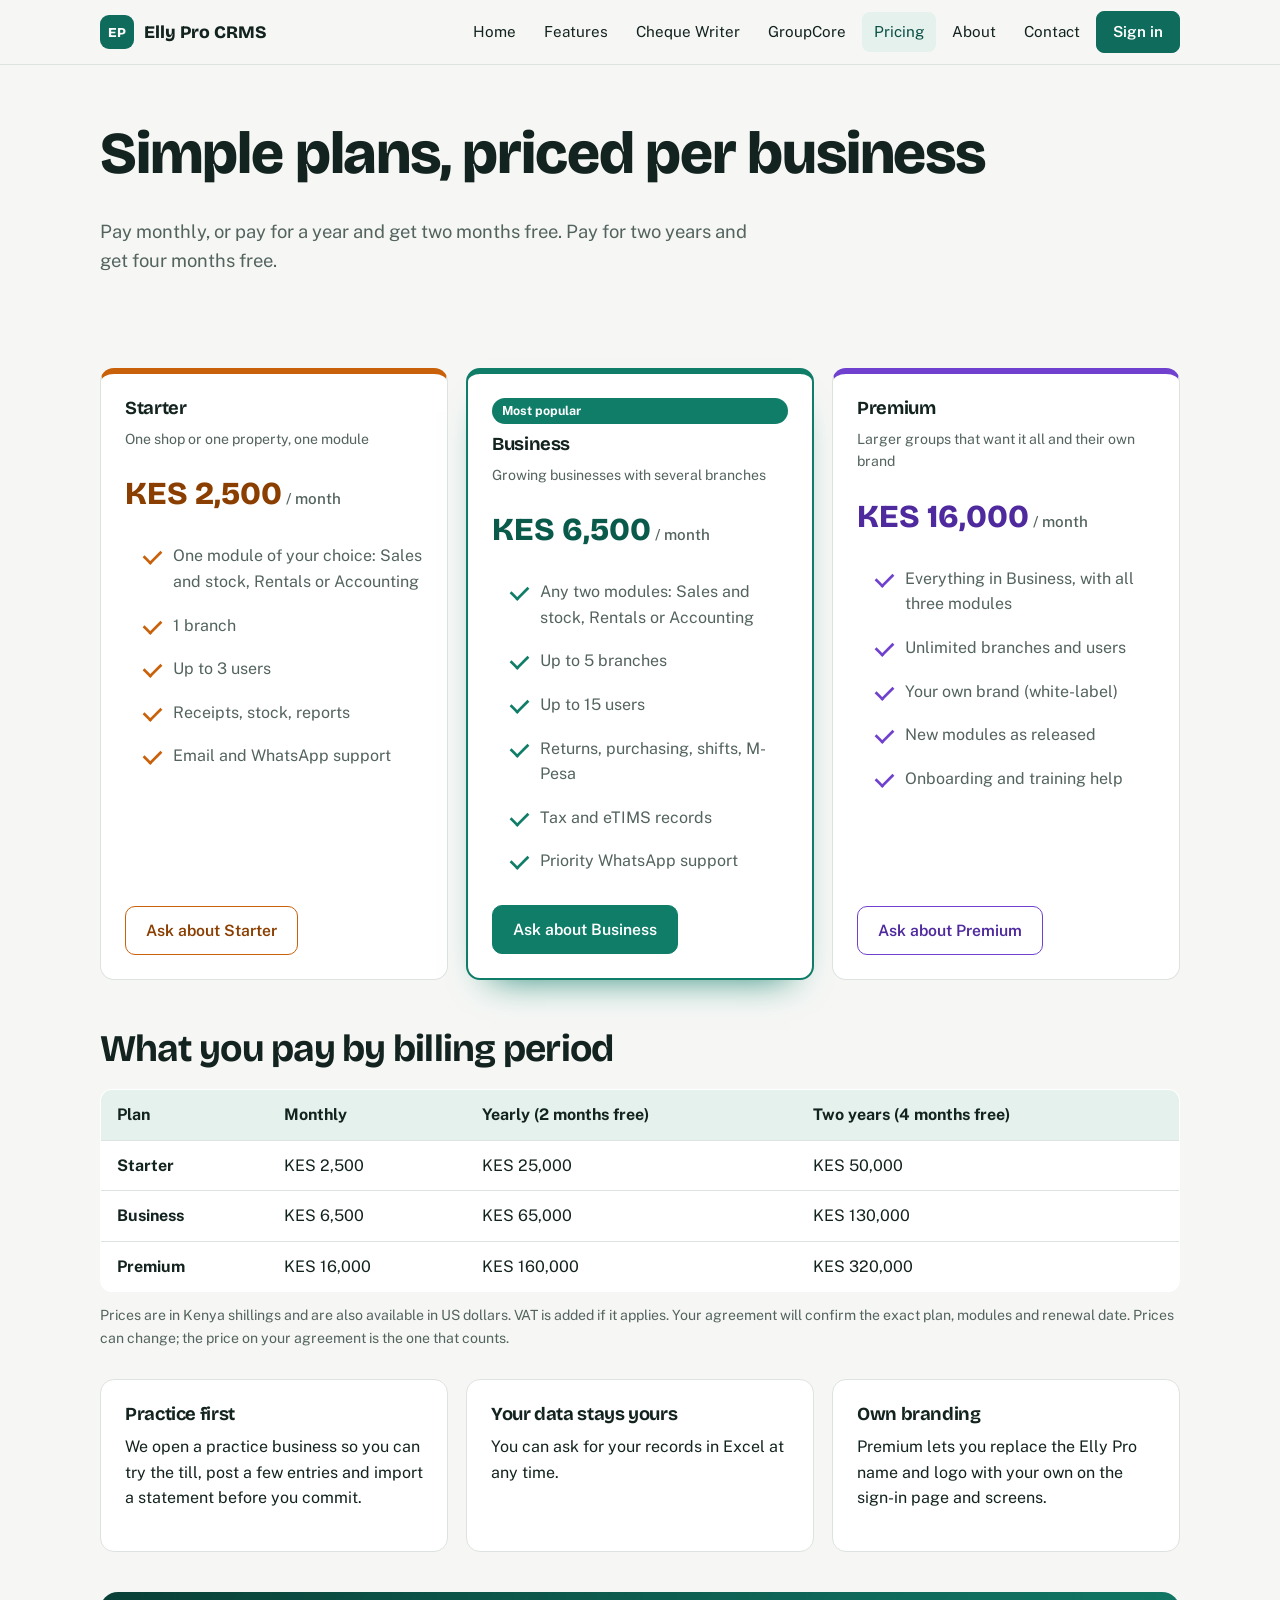
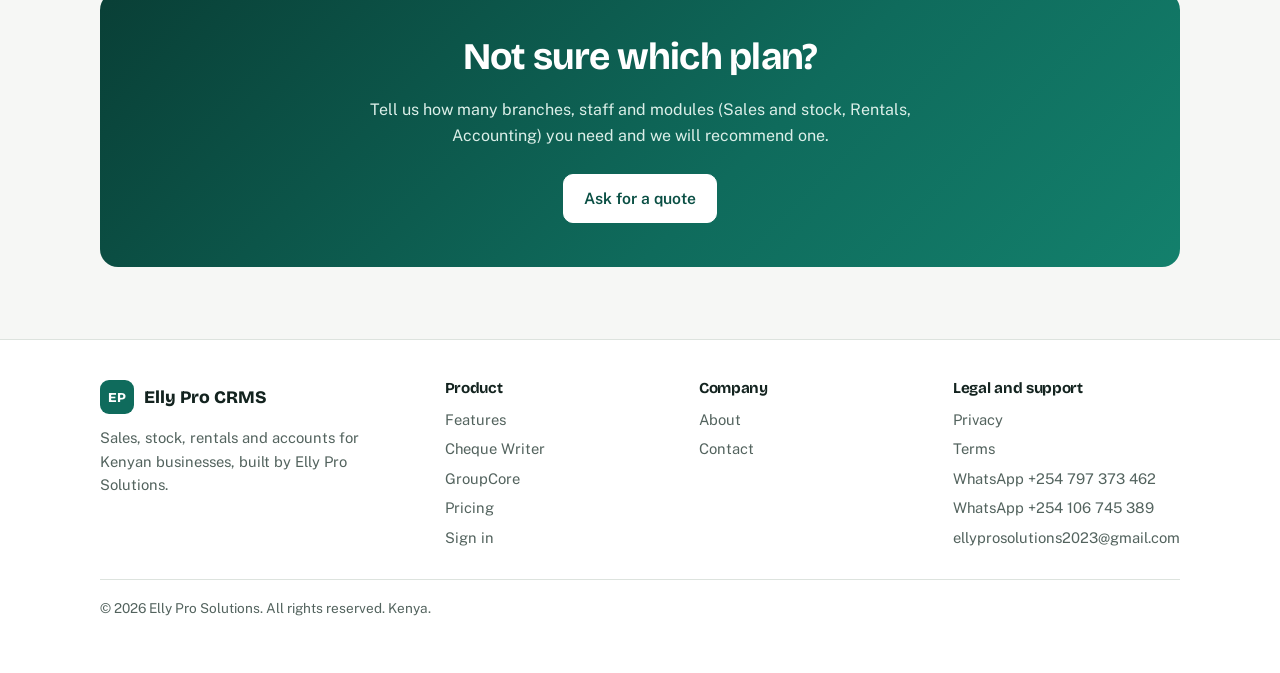
<file: pricing.html>
<!doctype html>
<html lang="en"><head><meta charset="utf-8"><meta name="viewport" content="width=device-width,initial-scale=1">
<title>Pricing | Elly Pro CRMS</title><meta name="description" content="How Elly Pro CRMS pricing works: modules, branches, users and optional white-label branding.">
<meta name="theme-color" content="#0F6B5C"><link rel="icon" href="../favicon.ico"><link rel="apple-touch-icon" href="../apple-touch-icon.png">
<link rel="preconnect" href="https://fonts.googleapis.com"><link rel="preconnect" href="https://fonts.gstatic.com" crossorigin>
<link href="https://fonts.googleapis.com/css2?family=Bricolage+Grotesque:opsz,wght@12..96,600;12..96,700;12..96,800&family=Public+Sans:wght@400;500;600&display=swap" rel="stylesheet">
<link rel="stylesheet" href="styles.css"></head><body>
<a class="skip" href="#main">Skip to content</a>
<header class="top"><div class="wrap bar"><a class="logo" href="index.html"><span class="mark">EP</span>Elly Pro CRMS</a>
<button class="menu" id="menu" aria-expanded="false" aria-controls="nav">Menu</button>
<nav class="main" id="nav" aria-label="Main"><a href="index.html">Home</a><a href="features.html">Features</a><a href="cheque-writer.html">Cheque Writer</a><a href="groupcore.html">GroupCore</a><a href="pricing.html" aria-current=page>Pricing</a><a href="about.html">About</a><a href="contact.html">Contact</a><a class="btn" href="../">Sign in</a></nav></div></header>
<main id="main">
<section class="page-head"><div class="wrap"><h1>Simple plans, priced per business</h1>
<p class="lead">Pay monthly, or pay for a year and get two months free. Pay for two years and get four months free.</p></div></section>
<section style="padding-top:20px"><div class="wrap">
<div class="cards plans">
<div class="card plan t-sales"><h3>Starter</h3><p class="small">One shop or one property, one module</p><p class="price">KES 2,500<span> / month</span></p>
<ul class="checks"><li>One module of your choice: Sales and stock, Rentals or Accounting</li><li>1 branch</li><li>Up to 3 users</li><li>Receipts, stock, reports</li><li>Email and WhatsApp support</li></ul><a class="btn alt" href="contact.html">Ask about Starter</a></div>
<div class="card plan hot t-acc"><span class="tag">Most popular</span><h3>Business</h3><p class="small">Growing businesses with several branches</p><p class="price">KES 6,500<span> / month</span></p>
<ul class="checks"><li>Any two modules: Sales and stock, Rentals or Accounting</li><li>Up to 5 branches</li><li>Up to 15 users</li><li>Returns, purchasing, shifts, M-Pesa</li><li>Tax and eTIMS records</li><li>Priority WhatsApp support</li></ul><a class="btn" href="contact.html">Ask about Business</a></div>
<div class="card plan t-ctl"><h3>Premium</h3><p class="small">Larger groups that want it all and their own brand</p><p class="price">KES 16,000<span> / month</span></p>
<ul class="checks"><li>Everything in Business, with all three modules</li><li>Unlimited branches and users</li><li>Your own brand (white-label)</li><li>New modules as released</li><li>Onboarding and training help</li></ul><a class="btn alt" href="contact.html">Ask about Premium</a></div></div>
<h2 style="margin-top:48px">What you pay by billing period</h2>
<table class="t"><thead><tr><th>Plan</th><th>Monthly</th><th>Yearly (2 months free)</th><th>Two years (4 months free)</th></tr></thead><tbody>
<tr><td><b>Starter</b></td><td>KES 2,500</td><td>KES 25,000</td><td>KES 50,000</td></tr>
<tr><td><b>Business</b></td><td>KES 6,500</td><td>KES 65,000</td><td>KES 130,000</td></tr>
<tr><td><b>Premium</b></td><td>KES 16,000</td><td>KES 160,000</td><td>KES 320,000</td></tr></tbody></table>
<p class="small" style="margin-top:12px">Prices are in Kenya shillings and are also available in US dollars. VAT is added if it applies. Your agreement will confirm the exact plan, modules and renewal date. Prices can change; the price on your agreement is the one that counts.</p>
<div class="cards"><div class="card"><h3>Practice first</h3><p>We open a practice business so you can try the till, post a few entries and import a statement before you commit.</p></div>
<div class="card"><h3>Your data stays yours</h3><p>You can ask for your records in Excel at any time.</p></div>
<div class="card"><h3>Own branding</h3><p>Premium lets you replace the Elly Pro name and logo with your own on the sign-in page and screens.</p></div></div>
<div class="band" style="margin-top:40px"><h2>Not sure which plan?</h2><p>Tell us how many branches, staff and modules (Sales and stock, Rentals, Accounting) you need and we will recommend one.</p><div class="cta" style="justify-content:center"><a class="btn" href="contact.html">Ask for a quote</a></div></div></div></section></main>
<footer class="foot"><div class="wrap"><div class="fgrid">
<div><a class="logo" href="index.html" style="padding:0"><span class="mark">EP</span>Elly Pro CRMS</a><p style="margin-top:12px;max-width:34ch">Sales, stock, rentals and accounts for Kenyan businesses, built by Elly Pro Solutions.</p></div>
<div><h3>Product</h3><a href="features.html">Features</a><a href="cheque-writer.html">Cheque Writer</a><a href="groupcore.html">GroupCore</a><a href="pricing.html">Pricing</a><a href="../">Sign in</a></div>
<div><h3>Company</h3><a href="about.html">About</a><a href="contact.html">Contact</a></div>
<div><h3>Legal and support</h3><a href="privacy.html">Privacy</a><a href="terms.html">Terms</a><a href="https://wa.me/254797373462">WhatsApp +254 797 373 462</a><a href="https://wa.me/254106745389">WhatsApp +254 106 745 389</a><a href="mailto:ellyprosolutions2023@gmail.com">ellyprosolutions2023@gmail.com</a></div></div>
<p class="legal">&copy; <span id="y"></span> Elly Pro Solutions. All rights reserved. Kenya.</p></div></footer>
<script src="site.js"></script></body></html>
</file>
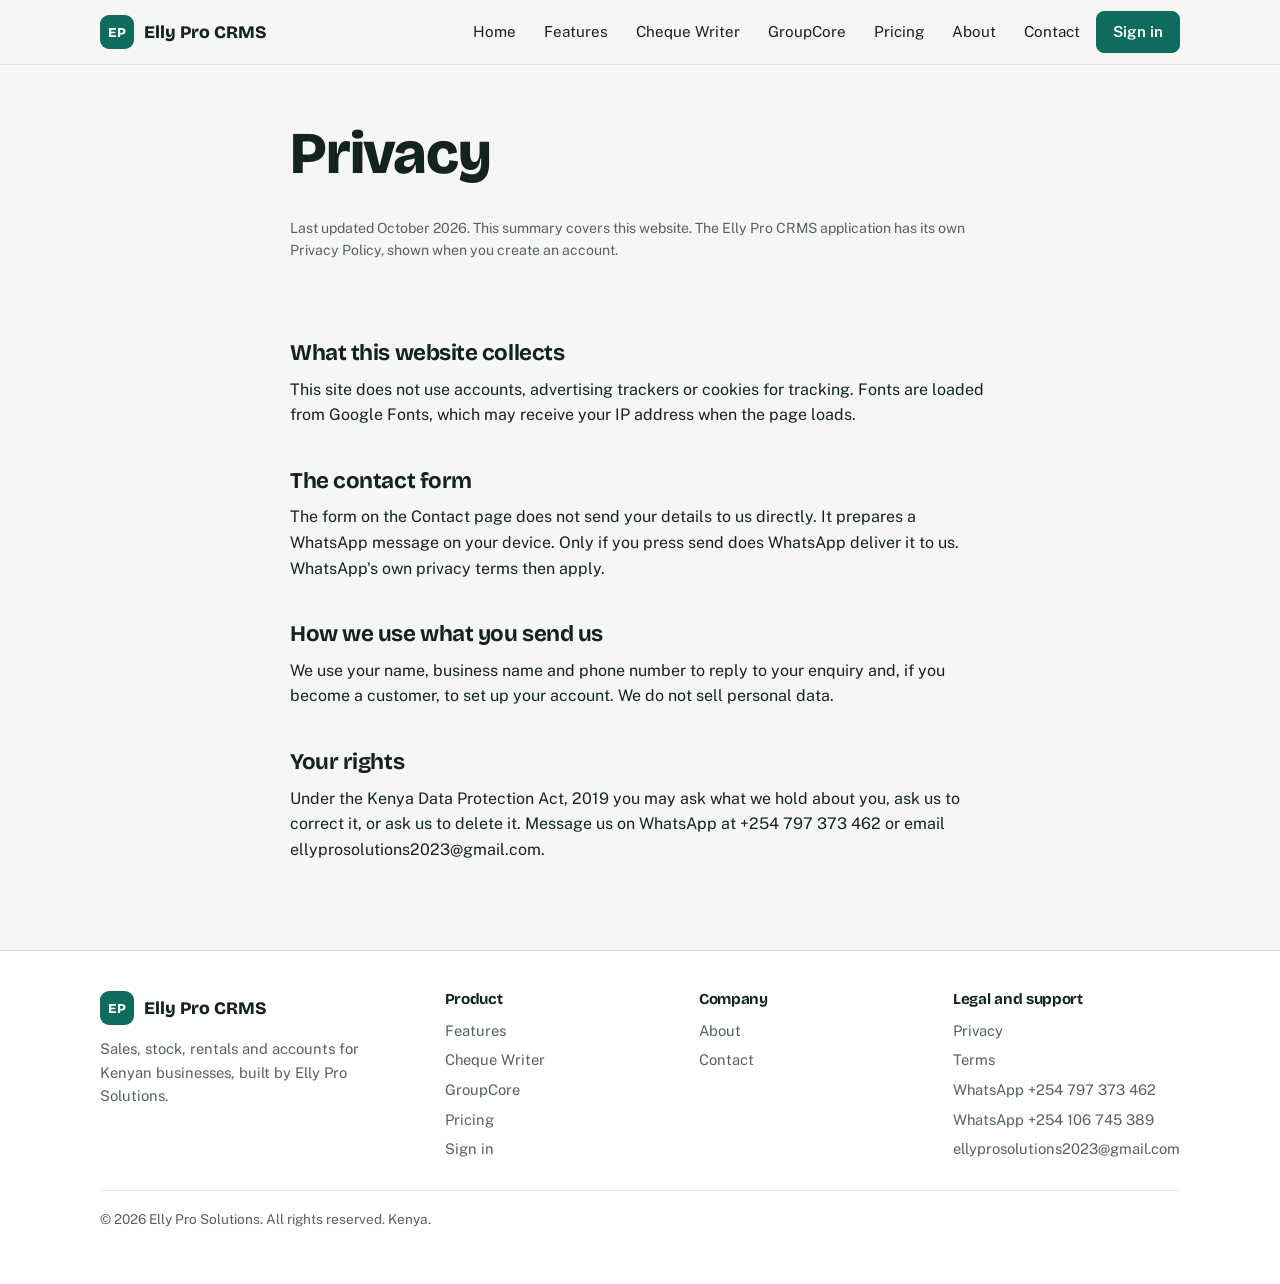
<file: privacy.html>
<!doctype html>
<html lang="en"><head><meta charset="utf-8"><meta name="viewport" content="width=device-width,initial-scale=1">
<title>Privacy | Elly Pro CRMS</title><meta name="description" content="Privacy summary for the Elly Pro CRMS website.">
<meta name="theme-color" content="#0F6B5C"><link rel="icon" href="../favicon.ico"><link rel="apple-touch-icon" href="../apple-touch-icon.png">
<link rel="preconnect" href="https://fonts.googleapis.com"><link rel="preconnect" href="https://fonts.gstatic.com" crossorigin>
<link href="https://fonts.googleapis.com/css2?family=Bricolage+Grotesque:opsz,wght@12..96,600;12..96,700;12..96,800&family=Public+Sans:wght@400;500;600&display=swap" rel="stylesheet">
<link rel="stylesheet" href="styles.css"></head><body>
<a class="skip" href="#main">Skip to content</a>
<header class="top"><div class="wrap bar"><a class="logo" href="index.html"><span class="mark">EP</span>Elly Pro CRMS</a>
<button class="menu" id="menu" aria-expanded="false" aria-controls="nav">Menu</button>
<nav class="main" id="nav" aria-label="Main"><a href="index.html">Home</a><a href="features.html">Features</a><a href="cheque-writer.html">Cheque Writer</a><a href="groupcore.html">GroupCore</a><a href="pricing.html">Pricing</a><a href="about.html">About</a><a href="contact.html">Contact</a><a class="btn" href="../">Sign in</a></nav></div></header>
<main id="main">
<section class="page-head"><div class="wrap prose"><h1>Privacy</h1><p class="small">Last updated October 2026. This summary covers this website. The Elly Pro CRMS application has its own Privacy Policy, shown when you create an account.</p></div></section>
<section style="padding-top:0"><div class="wrap prose">
<h2>What this website collects</h2><p>This site does not use accounts, advertising trackers or cookies for tracking. Fonts are loaded from Google Fonts, which may receive your IP address when the page loads.</p>
<h2>The contact form</h2><p>The form on the Contact page does not send your details to us directly. It prepares a WhatsApp message on your device. Only if you press send does WhatsApp deliver it to us. WhatsApp's own privacy terms then apply.</p>
<h2>How we use what you send us</h2><p>We use your name, business name and phone number to reply to your enquiry and, if you become a customer, to set up your account. We do not sell personal data.</p>
<h2>Your rights</h2><p>Under the Kenya Data Protection Act, 2019 you may ask what we hold about you, ask us to correct it, or ask us to delete it. Message us on WhatsApp at +254 797 373 462 or email ellyprosolutions2023@gmail.com.</p></div></section></main>
<footer class="foot"><div class="wrap"><div class="fgrid">
<div><a class="logo" href="index.html" style="padding:0"><span class="mark">EP</span>Elly Pro CRMS</a><p style="margin-top:12px;max-width:34ch">Sales, stock, rentals and accounts for Kenyan businesses, built by Elly Pro Solutions.</p></div>
<div><h3>Product</h3><a href="features.html">Features</a><a href="cheque-writer.html">Cheque Writer</a><a href="groupcore.html">GroupCore</a><a href="pricing.html">Pricing</a><a href="../">Sign in</a></div>
<div><h3>Company</h3><a href="about.html">About</a><a href="contact.html">Contact</a></div>
<div><h3>Legal and support</h3><a href="privacy.html">Privacy</a><a href="terms.html">Terms</a><a href="https://wa.me/254797373462">WhatsApp +254 797 373 462</a><a href="https://wa.me/254106745389">WhatsApp +254 106 745 389</a><a href="mailto:ellyprosolutions2023@gmail.com">ellyprosolutions2023@gmail.com</a></div></div>
<p class="legal">&copy; <span id="y"></span> Elly Pro Solutions. All rights reserved. Kenya.</p></div></footer>
<script src="site.js"></script></body></html>
</file>
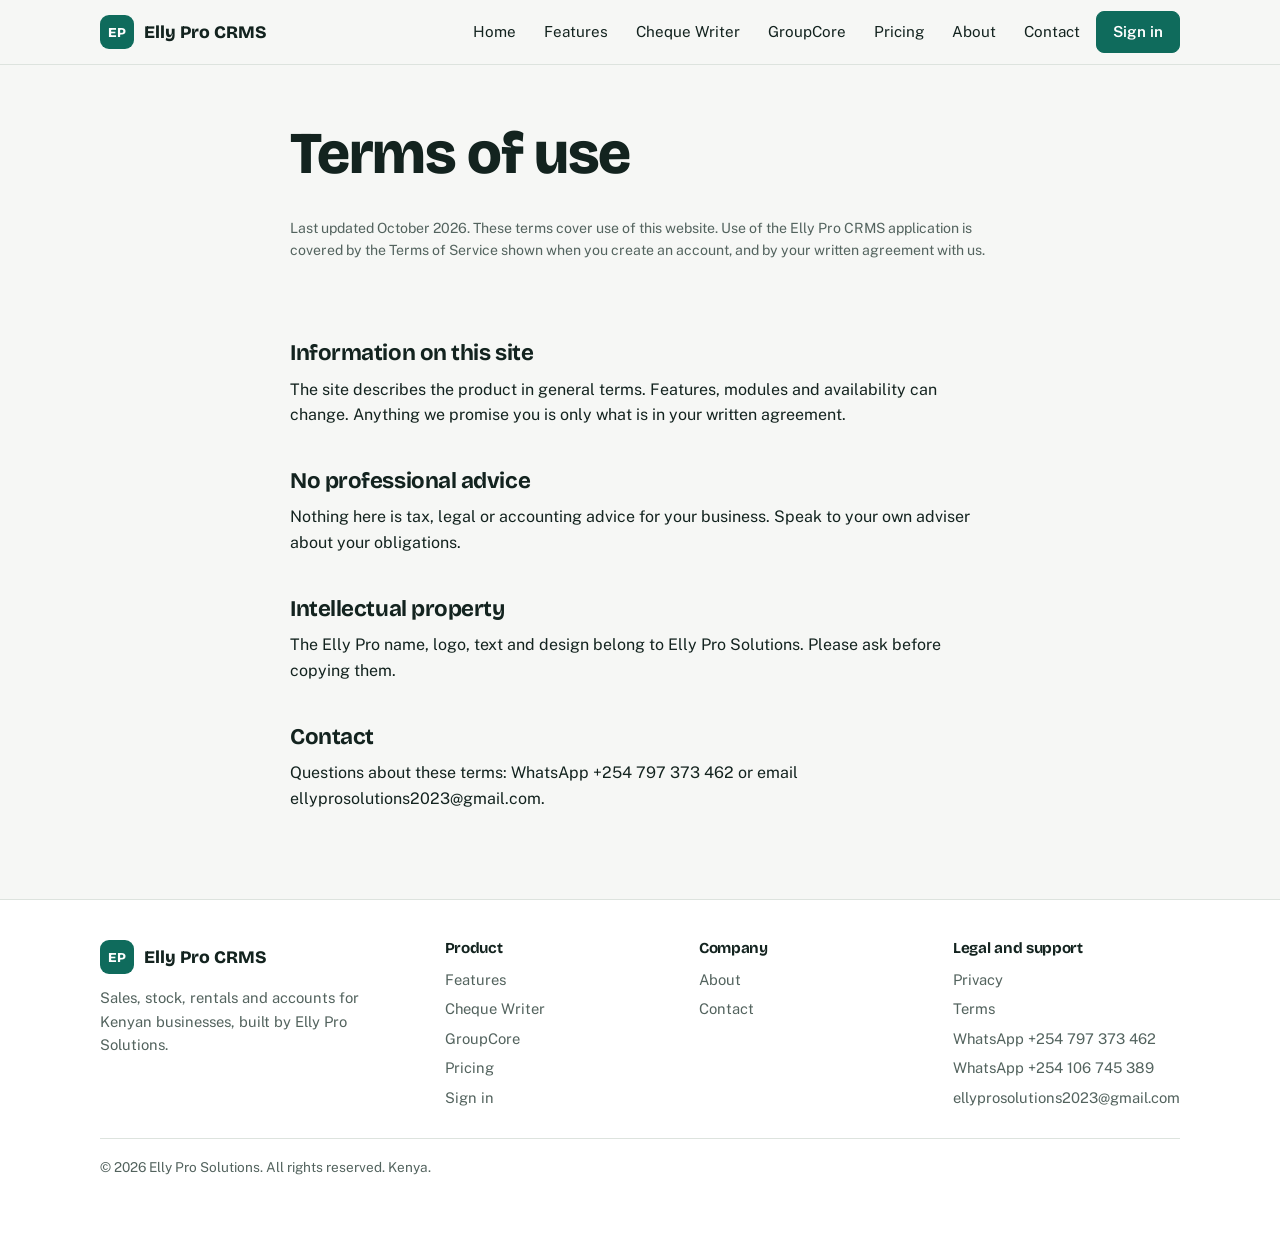
<file: terms.html>
<!doctype html>
<html lang="en"><head><meta charset="utf-8"><meta name="viewport" content="width=device-width,initial-scale=1">
<title>Terms | Elly Pro CRMS</title><meta name="description" content="Terms of use for the Elly Pro CRMS website.">
<meta name="theme-color" content="#0F6B5C"><link rel="icon" href="../favicon.ico"><link rel="apple-touch-icon" href="../apple-touch-icon.png">
<link rel="preconnect" href="https://fonts.googleapis.com"><link rel="preconnect" href="https://fonts.gstatic.com" crossorigin>
<link href="https://fonts.googleapis.com/css2?family=Bricolage+Grotesque:opsz,wght@12..96,600;12..96,700;12..96,800&family=Public+Sans:wght@400;500;600&display=swap" rel="stylesheet">
<link rel="stylesheet" href="styles.css"></head><body>
<a class="skip" href="#main">Skip to content</a>
<header class="top"><div class="wrap bar"><a class="logo" href="index.html"><span class="mark">EP</span>Elly Pro CRMS</a>
<button class="menu" id="menu" aria-expanded="false" aria-controls="nav">Menu</button>
<nav class="main" id="nav" aria-label="Main"><a href="index.html">Home</a><a href="features.html">Features</a><a href="cheque-writer.html">Cheque Writer</a><a href="groupcore.html">GroupCore</a><a href="pricing.html">Pricing</a><a href="about.html">About</a><a href="contact.html">Contact</a><a class="btn" href="../">Sign in</a></nav></div></header>
<main id="main">
<section class="page-head"><div class="wrap prose"><h1>Terms of use</h1><p class="small">Last updated October 2026. These terms cover use of this website. Use of the Elly Pro CRMS application is covered by the Terms of Service shown when you create an account, and by your written agreement with us.</p></div></section>
<section style="padding-top:0"><div class="wrap prose">
<h2>Information on this site</h2><p>The site describes the product in general terms. Features, modules and availability can change. Anything we promise you is only what is in your written agreement.</p>
<h2>No professional advice</h2><p>Nothing here is tax, legal or accounting advice for your business. Speak to your own adviser about your obligations.</p>
<h2>Intellectual property</h2><p>The Elly Pro name, logo, text and design belong to Elly Pro Solutions. Please ask before copying them.</p>
<h2>Contact</h2><p>Questions about these terms: WhatsApp +254 797 373 462 or email ellyprosolutions2023@gmail.com.</p></div></section></main>
<footer class="foot"><div class="wrap"><div class="fgrid">
<div><a class="logo" href="index.html" style="padding:0"><span class="mark">EP</span>Elly Pro CRMS</a><p style="margin-top:12px;max-width:34ch">Sales, stock, rentals and accounts for Kenyan businesses, built by Elly Pro Solutions.</p></div>
<div><h3>Product</h3><a href="features.html">Features</a><a href="cheque-writer.html">Cheque Writer</a><a href="groupcore.html">GroupCore</a><a href="pricing.html">Pricing</a><a href="../">Sign in</a></div>
<div><h3>Company</h3><a href="about.html">About</a><a href="contact.html">Contact</a></div>
<div><h3>Legal and support</h3><a href="privacy.html">Privacy</a><a href="terms.html">Terms</a><a href="https://wa.me/254797373462">WhatsApp +254 797 373 462</a><a href="https://wa.me/254106745389">WhatsApp +254 106 745 389</a><a href="mailto:ellyprosolutions2023@gmail.com">ellyprosolutions2023@gmail.com</a></div></div>
<p class="legal">&copy; <span id="y"></span> Elly Pro Solutions. All rights reserved. Kenya.</p></div></footer>
<script src="site.js"></script></body></html>
</file>
<file: styles.css>
:root{--bg:#F6F7F5;--surface:#fff;--ink:#13231F;--soft:#53635E;--line:#DDE3DE;--green:#0F6B5C;--green-d:#0A4F44;--green-s:#E4F1EC;--amber:#C77D2E;--amber-s:#F8EBDB;--red:#B3261E;--ok:#1E7D46;--ok-s:#E7F5EC;--max:1120px}
@media (prefers-color-scheme:dark){:root{--bg:#0E1815;--surface:#15231F;--ink:#EAF1EE;--soft:#9DB0AA;--line:#27382F;--green:#3FB59F;--green-d:#2E9983;--green-s:#173A32;--amber:#E0A262;--amber-s:#3A2B18;--ok-s:#173A26}}
*{box-sizing:border-box}html{scroll-behavior:smooth}
body{margin:0;background:var(--bg);color:var(--ink);font:16px/1.6 "Public Sans",system-ui,sans-serif;-webkit-font-smoothing:antialiased}
h1,h2,h3{font-family:"Bricolage Grotesque","Public Sans",sans-serif;line-height:1.12;letter-spacing:-.02em;margin:0 0 .5em}
h1{font-size:clamp(2.2rem,5.2vw,3.7rem);font-weight:800}h2{font-size:clamp(1.6rem,3.4vw,2.35rem);font-weight:700}h3{font-size:1.15rem;font-weight:700}
p{margin:0 0 1em}a{color:var(--green)}a:hover{color:var(--green-d)}
.wrap{max-width:var(--max);margin:0 auto;padding:0 20px}
.skip{position:absolute;left:-999px}.skip:focus{left:12px;top:12px;background:var(--surface);padding:8px 12px;z-index:99}
:focus-visible{outline:3px solid var(--amber);outline-offset:2px}
header.top{position:sticky;top:0;z-index:20;background:color-mix(in srgb,var(--bg) 92%,transparent);backdrop-filter:blur(8px);border-bottom:1px solid var(--line)}
.bar{display:flex;align-items:center;gap:20px;min-height:64px}
.logo{display:flex;align-items:center;gap:10px;text-decoration:none;color:var(--ink);font:800 1.1rem "Bricolage Grotesque",sans-serif}
.mark{width:34px;height:34px;border-radius:9px;background:var(--green);color:#fff;display:grid;place-items:center;font-size:.85rem;font-weight:800}
nav.main{margin-left:auto;display:flex;gap:4px;align-items:center}
nav.main a{padding:8px 12px;border-radius:8px;text-decoration:none;color:var(--ink);font-size:.95rem}
nav.main a:hover,nav.main a[aria-current]{background:var(--green-s);color:var(--green-d)}
.btn{display:inline-flex;align-items:center;justify-content:center;gap:8px;padding:11px 20px;border-radius:10px;border:1.5px solid var(--green);background:var(--green);color:#fff;text-decoration:none;font-weight:600;cursor:pointer;font-size:.98rem;font-family:inherit}
.btn:hover{background:var(--green-d);color:#fff}
.btn.alt{background:transparent;color:var(--green)}.btn.alt:hover{background:var(--green-s);color:var(--green-d)}
nav.main .btn{color:#fff;padding:8px 16px}nav.main .btn:hover{background:var(--green-d)}
.menu{display:none;margin-left:auto;background:none;border:1px solid var(--line);border-radius:8px;padding:8px 12px;color:var(--ink);font:inherit}
@media(max-width:820px){.menu{display:block}nav.main{display:none;position:absolute;left:0;right:0;top:64px;background:var(--bg);border-bottom:1px solid var(--line);flex-direction:column;align-items:stretch;padding:10px 20px 16px;margin:0}nav.main.open{display:flex}}
section{padding:72px 0}section.tint{background:var(--surface);border-block:1px solid var(--line)}
.lead{font-size:1.15rem;color:var(--soft);max-width:60ch}
.hero{padding:64px 0 56px}.hero-grid{display:grid;grid-template-columns:1.05fr .95fr;gap:48px;align-items:center}
@media(max-width:900px){.hero-grid{grid-template-columns:1fr}}
.cta{display:flex;gap:12px;flex-wrap:wrap;margin-top:26px}
.small{font-size:.88rem;color:var(--soft)}
/* ledger exhibit */
.ledger{background:var(--surface);border:1px solid var(--line);border-radius:14px;box-shadow:0 18px 40px -22px rgba(15,60,50,.35);overflow:hidden;font-size:.9rem}
.ledger .hd{display:flex;justify-content:space-between;gap:10px;padding:14px 18px;border-bottom:1px solid var(--line);background:var(--green-s)}
.ledger .hd b{font-family:"Bricolage Grotesque",sans-serif}
.row{display:grid;grid-template-columns:1fr auto auto;gap:12px;align-items:center;padding:11px 18px;border-bottom:1px dashed var(--line)}
.row:last-of-type{border-bottom:0}.row .n{font-variant-numeric:tabular-nums;font-weight:600}
.row small{display:block;color:var(--soft)}
.pill{font-size:.74rem;font-weight:700;padding:3px 9px;border-radius:99px;white-space:nowrap}
.p-ok{background:var(--ok-s);color:var(--ok)}.p-wait{background:var(--amber-s);color:#8A5417}.p-new{background:#FBEAE8;color:var(--red)}
@media(prefers-color-scheme:dark){.p-wait{color:var(--amber)}.p-new{background:#3A1D1A;color:#F08C85}}
.ledger .ft{display:flex;justify-content:space-between;padding:13px 18px;background:var(--ok-s);color:var(--ok);font-weight:700}
.cards{display:grid;grid-template-columns:repeat(auto-fit,minmax(250px,1fr));gap:18px;margin-top:30px}
.card{background:var(--surface);border:1px solid var(--line);border-radius:14px;padding:24px}
.card .ic{font-size:1.5rem;margin-bottom:8px}
.card ul{padding-left:18px;margin:.6em 0 0;color:var(--soft)}.card li{margin:.25em 0}
.steps{counter-reset:s;list-style:none;padding:0;margin:30px 0 0;display:grid;gap:14px}
.steps li{counter-increment:s;display:grid;grid-template-columns:44px 1fr;gap:14px;background:var(--surface);border:1px solid var(--line);border-radius:12px;padding:16px 18px}
.steps li::before{content:counter(s);width:36px;height:36px;border-radius:50%;background:var(--green);color:#fff;display:grid;place-items:center;font-weight:800}
.steps b{display:block}
.split{display:grid;grid-template-columns:1fr 1fr;gap:48px;align-items:start}@media(max-width:860px){.split{grid-template-columns:1fr;gap:28px}}
.checks{list-style:none;padding:0;margin:14px 0 0}.checks li{padding:7px 0 7px 30px;position:relative}
.checks li::before{content:"";position:absolute;left:0;top:13px;width:16px;height:9px;border-left:3px solid var(--green);border-bottom:3px solid var(--green);transform:rotate(-45deg) scale(.9)}
.band{background:var(--green);color:#fff;border-radius:18px;padding:44px 32px;text-align:center}
.band h2{color:#fff}.band p{color:#DCEFE9;margin-inline:auto;max-width:56ch}
.band .btn{background:#fff;color:var(--green-d);border-color:#fff}.band .btn.alt{background:transparent;color:#fff;border-color:#fff}.band .btn.alt:hover{background:rgba(255,255,255,.14)}
@media(prefers-color-scheme:dark){.band{background:#143B33}.band .btn{color:#0E1815}}
.tag{display:inline-block;font-size:.78rem;font-weight:700;padding:3px 10px;border-radius:99px;background:var(--amber-s);color:#8A5417;margin-bottom:10px}
@media(prefers-color-scheme:dark){.tag{color:var(--amber)}}
table.t{width:100%;border-collapse:collapse;background:var(--surface);border:1px solid var(--line);border-radius:12px;overflow:hidden}
table.t th,table.t td{text-align:left;padding:12px 16px;border-bottom:1px solid var(--line);vertical-align:top}table.t th{background:var(--green-s)}
.page-head{padding:56px 0 24px}.prose{max-width:74ch}.prose h2{font-size:1.4rem;margin-top:1.8em}.prose li{margin:.3em 0}
form.f{display:grid;gap:14px;max-width:520px}form.f label{font-weight:600;font-size:.92rem;display:grid;gap:6px}
form.f input,form.f select,form.f textarea{font:inherit;padding:11px 12px;border-radius:9px;border:1.5px solid var(--line);background:var(--surface);color:var(--ink)}
footer.foot{border-top:1px solid var(--line);padding:40px 0;background:var(--surface);font-size:.92rem;color:var(--soft)}
.fgrid{display:grid;grid-template-columns:1.4fr 1fr 1fr 1fr;gap:28px}@media(max-width:760px){.fgrid{grid-template-columns:1fr 1fr}}
.fgrid h3{font-size:.95rem;color:var(--ink)}.fgrid a{display:block;color:var(--soft);text-decoration:none;padding:3px 0}.fgrid a:hover{color:var(--green)}
.legal{margin-top:26px;padding-top:18px;border-top:1px solid var(--line);font-size:.85rem}
@media(prefers-reduced-motion:reduce){html{scroll-behavior:auto}}
.plans{align-items:stretch}.plan{display:flex;flex-direction:column}.plan .btn{margin-top:auto;align-self:flex-start}.plan.hot{border:2px solid var(--green)}.price{font:800 2rem 'Bricolage Grotesque',sans-serif;margin:.3em 0}.price span{font:500 .95rem 'Public Sans',sans-serif;color:var(--soft)}.plan .checks{margin-bottom:20px}
.fgrid a.logo{display:flex;color:var(--ink)}

/* ---- product themes ---- */
.t-sales{--c:#C9600A;--cd:#9A4400;--cs:#FDEBDD;--ct:#8A3E00}
.t-rent{--c:#1D6FD6;--cd:#144E9B;--cs:#E0EDFC;--ct:#124A94}
.t-acc{--c:#0F7D68;--cd:#0A5A4B;--cs:#DDF2EC;--ct:#0A5A4B}
.t-ctl{--c:#7040CF;--cd:#4F2A9E;--cs:#EDE5FB;--ct:#4F2A9E}
@media(prefers-color-scheme:dark){.t-sales{--cs:#3A2412;--ct:#F2A25E}.t-rent{--cs:#12263F;--ct:#8DBBF5}.t-acc{--cs:#12332C;--ct:#6FD3BC}.t-ctl{--cs:#271C45;--ct:#BFA3F5}}
/* hero */
.hero{position:relative;overflow:hidden;color:#fff;background:linear-gradient(135deg,#093F36 0%,#0F6B5C 55%,#13806C 100%);padding:72px 0 80px}
.hero::before,.hero::after{content:"";position:absolute;border-radius:50%;filter:blur(70px);opacity:.55;pointer-events:none}
.hero::before{width:380px;height:380px;background:#E8730C;right:-80px;top:-120px;opacity:.35}
.hero::after{width:340px;height:340px;background:#3B82F6;left:-100px;bottom:-160px;opacity:.35}
.hero .wrap{position:relative;z-index:1}
.hero h1{color:#fff}.hero .lead{color:#D5EBE5}.hero .small,.hero .small a{color:#CFE8E0}
.hero .tag{background:rgba(255,255,255,.16);color:#fff;border:1px solid rgba(255,255,255,.3)}
.hero .btn{background:#fff;color:#0A4F44;border-color:#fff}.hero .btn:hover{background:#F0FAF7}
.hero .btn.alt{background:transparent;color:#fff;border-color:rgba(255,255,255,.7)}.hero .btn.alt:hover{background:rgba(255,255,255,.14);color:#fff}
.hero .ledger{box-shadow:0 30px 60px -20px rgba(0,0,0,.55);transform:rotate(1.2deg)}
.chips{display:flex;gap:8px;flex-wrap:wrap;margin-top:22px}
.chip{display:inline-flex;gap:6px;align-items:center;font-size:.85rem;font-weight:600;padding:6px 12px;border-radius:99px;color:#fff}
.chip.t-sales{background:var(--c)}.chip.t-rent{background:var(--c)}.chip.t-acc{background:#0B6A58;border:1px solid rgba(255,255,255,.35)}.chip.t-ctl{background:var(--c)}
/* product tiles */
.tiles{display:grid;grid-template-columns:repeat(auto-fit,minmax(240px,1fr));gap:18px;margin-top:30px}
.tile{position:relative;display:block;text-decoration:none;color:#fff;border-radius:18px;padding:26px 24px 28px;background:linear-gradient(150deg,var(--c),var(--cd));overflow:hidden;transition:transform .18s ease,box-shadow .18s ease;box-shadow:0 14px 28px -18px var(--cd)}
.tile::after{content:"";position:absolute;right:-40px;top:-40px;width:140px;height:140px;border-radius:50%;background:rgba(255,255,255,.12)}
.tile:hover{transform:translateY(-4px);box-shadow:0 22px 34px -18px var(--cd);color:#fff}
.tile .ico{display:grid;place-items:center;width:52px;height:52px;border-radius:14px;background:rgba(255,255,255,.2);font-size:1.7rem;margin-bottom:14px}
.tile h3{color:#fff;font-size:1.3rem}.tile p{color:rgba(255,255,255,.92);margin:0 0 14px}.tile .go{font-weight:700;font-size:.92rem}
@media(prefers-reduced-motion:reduce){.tile{transition:none}.tile:hover{transform:none}}
/* feature bands */
.fx{padding:56px 0;border-top:1px solid var(--line);background:linear-gradient(180deg,var(--cs),transparent 70%)}
.fx .split{margin-top:0;margin-bottom:0}.fx h2{color:var(--ct);display:flex;gap:12px;align-items:center}
.fx h2 .ico{display:grid;place-items:center;width:46px;height:46px;border-radius:13px;background:linear-gradient(150deg,var(--c),var(--cd));font-size:1.4rem}
.fx .checks li::before{border-color:var(--c)}
.fx .checks li{border-bottom:1px solid color-mix(in srgb,var(--c) 18%,transparent)}
/* statement section */
.acc-band{background:linear-gradient(180deg,var(--cs),var(--bg))}
.acc-band .steps li::before{background:linear-gradient(150deg,var(--c),var(--cd))}
.acc-band h2{color:var(--ct)}
/* kenya cards */
.card.k1{border-top:5px solid #C9600A}.card.k2{border-top:5px solid #1D6FD6}.card.k3{border-top:5px solid #7040CF}
.card.k1 h3{color:#8A3E00}.card.k2 h3{color:#124A94}.card.k3 h3{color:#4F2A9E}
@media(prefers-color-scheme:dark){.card.k1 h3{color:#F2A25E}.card.k2 h3{color:#8DBBF5}.card.k3 h3{color:#BFA3F5}}
/* plans */
.plan{border-top:6px solid var(--c)}.plan.hot{border:2px solid var(--c);border-top-width:6px;box-shadow:0 20px 36px -24px var(--c)}
.plan .checks li::before{border-color:var(--c)}.plan .price{color:var(--ct)}
.plan .btn{background:var(--c);border-color:var(--c);color:#fff}.plan .btn.alt{background:transparent;color:var(--ct)}
.plan .tag{background:var(--c);color:#fff}
.band{background:linear-gradient(135deg,#093F36,#0F6B5C 60%,#13806C)}
.hero .ledger{color:var(--ink)}.hero .ledger .small{color:var(--soft)}
.fx .split.wrap{margin-left:auto;margin-right:auto}


/* Service imagery refresh - isolated preview branch */
.service-tiles .tile{padding:0 0 24px;display:flex;flex-direction:column;align-items:flex-start;min-height:100%;isolation:isolate}
.service-tiles .service-image{display:block;width:100%;height:178px;object-fit:cover;background:#e7eeea;border:0;border-radius:16px 16px 0 0;margin:0 0 20px}
.service-tiles .ico,.service-tiles h3,.service-tiles p,.service-tiles .go{margin-left:24px;margin-right:24px}
.service-tiles .ico{margin-bottom:12px}
.service-tiles p{flex:1}
.service-tiles .go{margin-top:4px}
.service-tiles .tile::after{top:152px;right:-42px;width:96px;height:96px;z-index:-1}
.service-tiles .tile:hover .service-image{filter:saturate(1.08)}
.service-note{margin:24px 0 0;color:var(--soft);max-width:76ch}
.service-note a{font-weight:700}
@media(max-width:560px){.service-tiles .service-image{height:190px}.service-tiles .tile{padding-bottom:22px}.service-tiles .ico,.service-tiles h3,.service-tiles p,.service-tiles .go{margin-left:20px;margin-right:20px}}
</file>
